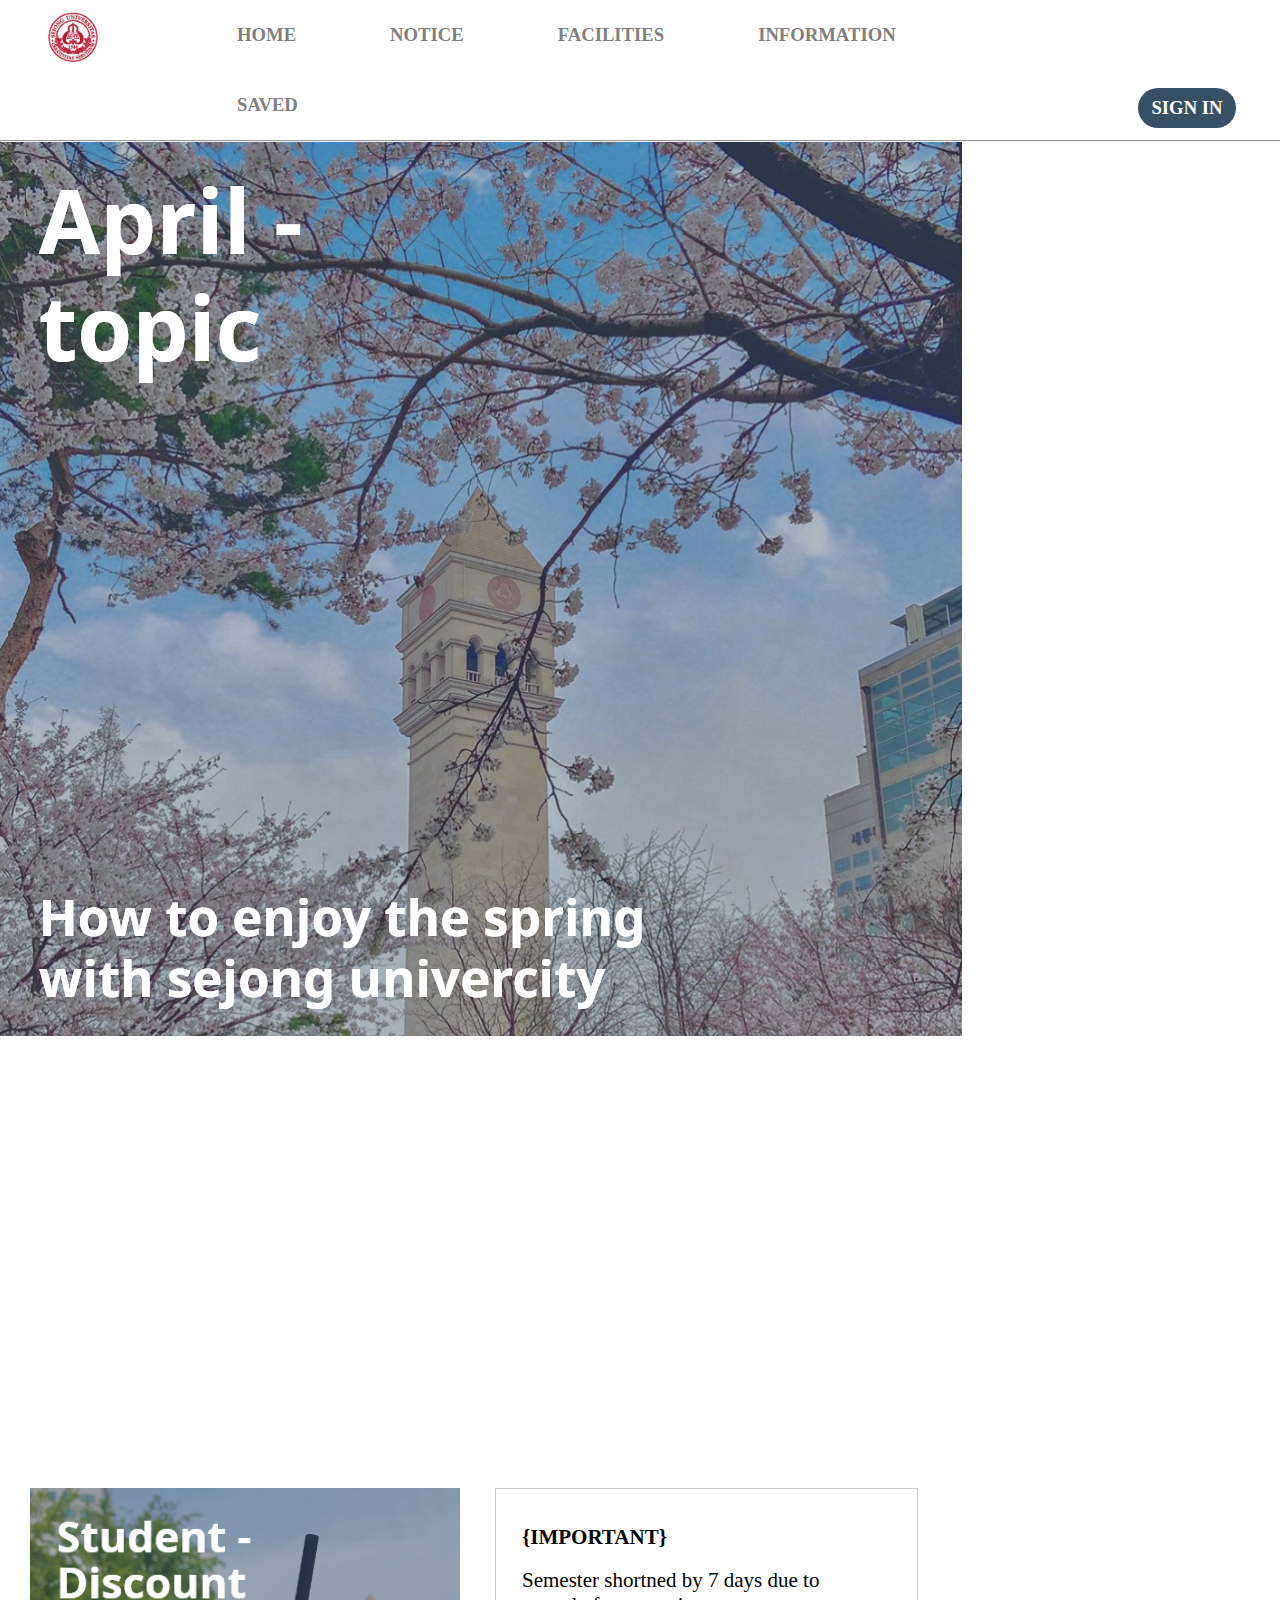
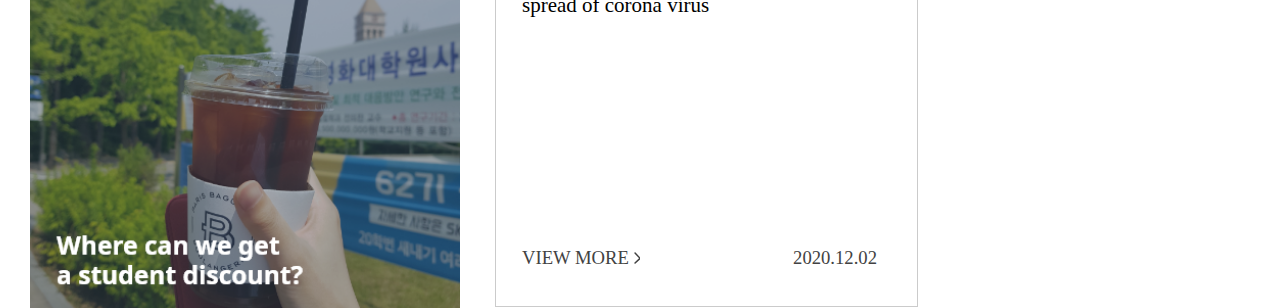
<file: index.html>
<!DOCTYPE html>
<html lang="ko">
  <head>
    <meta charset="UTF-8" />
    <meta name="viewport" content="width=device-width, initial-scale=1.0" />
    <link href="images/logo.ico" rel="shortcut icon" type="image/x-icon" />
    <link rel="stylesheet" href="stylesheet.css" />
    <title>Sejong</title>
  </head>

  <body>
    <header id="header">

      <div><img id="logo" src="images/logo.png" /></div>

      <div id="menu">
        <ul>
          <li class="menu_li"><a href="index.html">HOME</a></li>

          <li class="menu_li"><a href="notice.html">NOTICE</a></li>
  
          <li class="menu_li"><a href="facilities.html"> FACILITIES </a></li>
  
          <li class="menu_li"><a href="information.html">INFORMATION</a></li>
  
          <li class="menu_li">
            <a href="saved.html">SAVED</a>
  
            <ul id="nav">
              <li><a href="noticeSaved.html">NOTICE</a></li>
              <li><a href="facilitiesSaved.html">FACILITIES</a></li>
              <li><a href="informationSaved.html">INFORMATION</a></li>
            </ul>
  
          </li>
        </ul>
      </div>

      <div id="loginBt"><h3 id="b_login">SIGN IN</h3></div>
    </header>

    <hr />
    <div id="home_main">
      <img id="homeMainImg" src="images/home01.png">
    </div>

    <div id="map_main"></div>

    <div id="cardnews">
      <a href="information.html">
        <img id="homeCardnews" src="images/home02.png">
      </a>
    </div>

    <div id="homeNotice"> 
      <div id="homeNTilte">{IMPORTANT}</div>
      <div id="homeNarticle"> Semester shortned by 7 days due to spread of corona virus
      </div>
      <a href="notice.html">VIEW MORE
        <svg xmlns="http://www.w3.org/2000/svg" width="6.81" height="12.12" viewBox="0 0 6.81 12.12">
          <path id="패스_195" data-name="패스 195" d="M1594.269,993.409l5,5.294-5,4.706" transform="translate(-1593.209 -992.349)" fill="none" stroke="#424242" stroke-linecap="round" stroke-linejoin="round" stroke-width="1.5"/>
        </svg>
      </a>
      <div id="homeDate">
        2020.12.02
      </div>
    </div>

    <script
      type="text/javascript"
      src="//dapi.kakao.com/v2/maps/sdk.js?appkey=f0906080de8b4f813b522d46dbdc2649"
    ></script>
    <script type="text/javascript" src="script3.js"></script>

  </body>
</html>
</file>
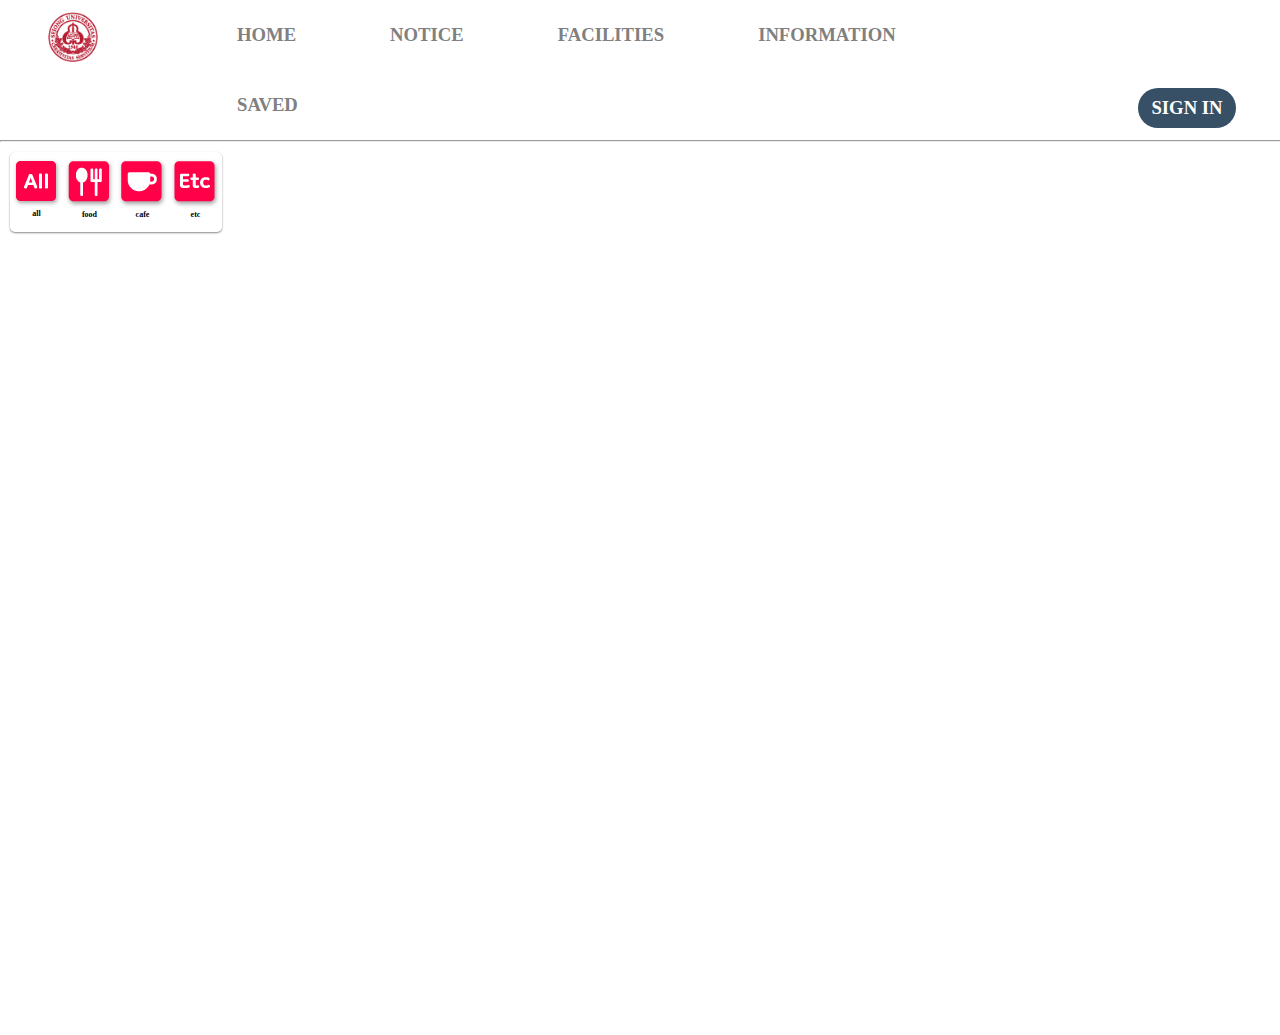
<file: facilities.html>
<!DOCTYPE html>
<html lang="ko">
  <head>
    <meta charset="UTF-8" />
    <meta name="viewport" content="width=device-width, initial-scale=1.0" />
    <link href="images/logo.ico" rel="shortcut icon" type="image/x-icon" />
    <link rel="stylesheet" href="stylesheet.css" />
    <title>Sejong</title>
  </head>

  <body>

    <header id="header">

      <div><img id="logo" src="images/logo.png" /></div>

      <div id="menu">
        <ul>
          <li class="menu_li"><a href="index.html">HOME</a></li>

          <li class="menu_li"><a href="notice.html">NOTICE</a></li>
  
          <li class="menu_li"><a href="facilities.html"> FACILITIES </a></li>
  
          <li class="menu_li"><a href="information.html">INFORMATION</a></li>
  
          <li class="menu_li">
            <a href="saved.html">SAVED</a>
  
            <ul id="nav">
              <li><a href="noticeSaved.html">NOTICE</a></li>
              <li><a href="facilitiesSaved.html">FACILITIES</a></li>
              <li><a href="informationSaved.html">INFORMATION</a></li>
            </ul>
  
          </li>
        </ul>
      </div>

      <div id="loginBt"><h3 id="b_login">SIGN IN</h3></div>
    </header>

    <hr />

    <div id="mapwrap"> 
      <!-- 지도가 표시될 div -->
      <div id="map"></div>
      <!-- 지도 위에 표시될 마커 카테고리 -->
      <div class="category">
          <ul>
            <li id="allMenu" onclick="changeMarker('all')">
              <div>
                <img id="all_on" class='off' src="images/icon_a_1.png" />
                <img id="all_off" class='on' src="images/icon_a_2.png" />
              </div>
              all
            </li>
            <li id="foodMenu" onclick="changeMarker('food')">
              <div>
                <img id="food_on" class='off' src="images/icon_f_1.png" />
                <img id="food_off" class='on' src="images/icon_f_2.png" />
              </div>
              food
            </li>
            <li id="cafeMenu" onclick="changeMarker('cafe')">
              <div>
                <img id="cafe_on" class='off' src="images/icon_c_1.png" />
                <img id="cafe_off" class='on' src="images/icon_c_2.png" />
              </div>
              cafe
            </li>
            <li id="etcMenu" onclick="changeMarker('etc')">
              <div>
                <img id="etc_on" class='off' src="images/icon_e_1.png" />
                <img id="etc_off" class='on' src="images/icon_e_2.png" />
              </div>
              etc
            </li>
          </ul>
      </div>
  </div>
    

    <script
      type="text/javascript"
      src="//dapi.kakao.com/v2/maps/sdk.js?appkey=f0906080de8b4f813b522d46dbdc2649"
    ></script>
    <script type="text/javascript" src="script.js"></script>

  </body>
</html>
</file>
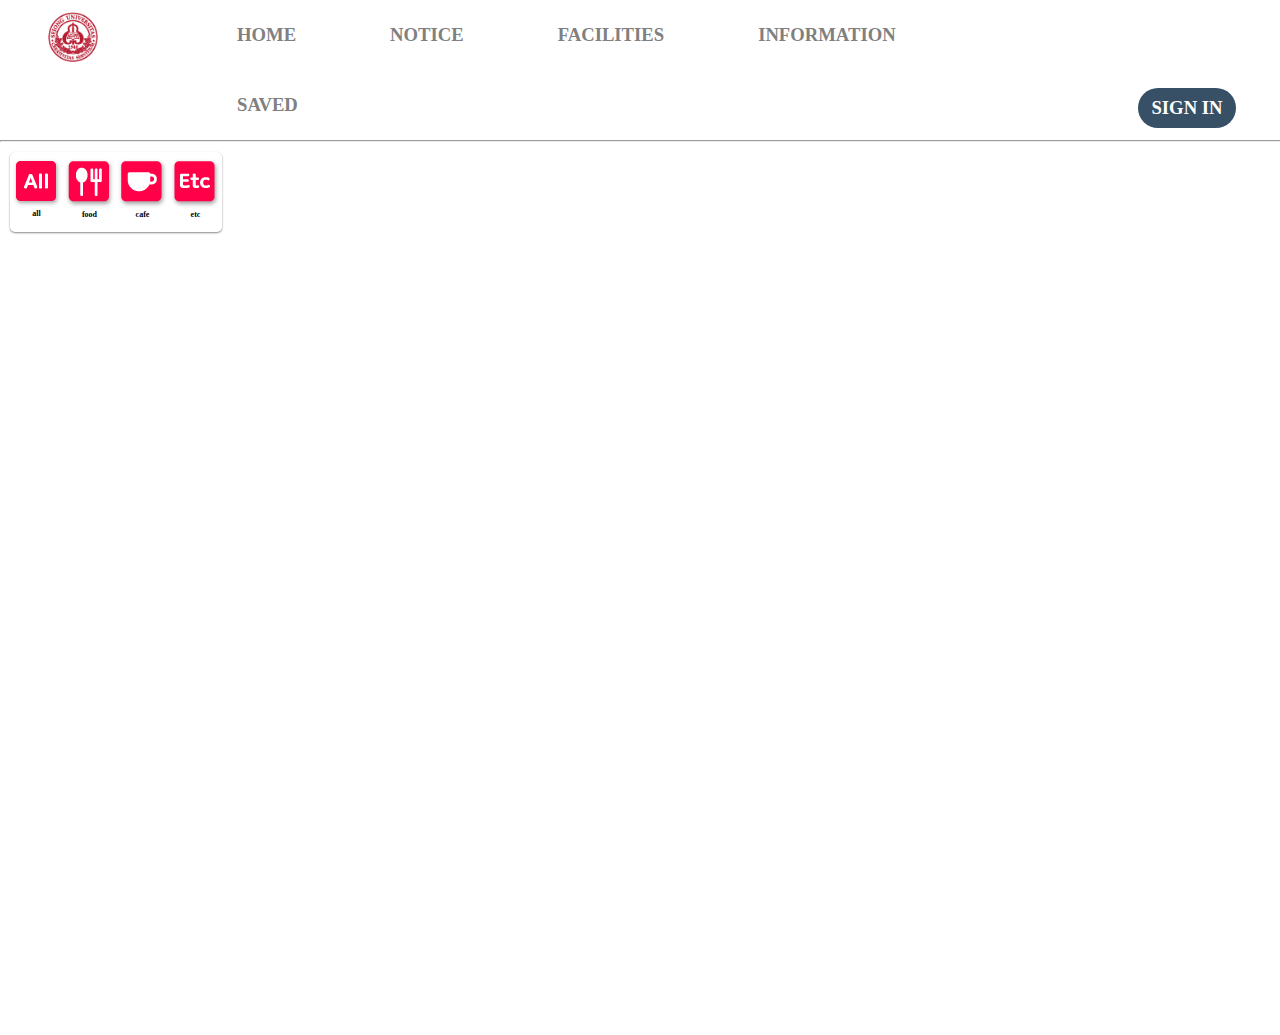
<file: facilitiesSaved.html>
<!DOCTYPE html>
<html lang="ko">
  <head>
    <meta charset="UTF-8" />
    <meta name="viewport" content="width=device-width, initial-scale=1.0" />
    <link href="images/logo.ico" rel="shortcut icon" type="image/x-icon" />
    <link rel="stylesheet" href="stylesheet.css" />
    <title>Sejong</title>
  </head>
  <body>
    <script type="text/javascript" src="script.js"></script>

    <header id="header">

      <div><img id="logo" src="images/logo.png" /></div>

      <div id="menu">
        <ul>
          <li class="menu_li"><a href="index.html">HOME</a></li>

          <li class="menu_li"><a href="notice.html">NOTICE</a></li>
  
          <li class="menu_li"><a href="facilities.html"> FACILITIES </a></li>
  
          <li class="menu_li"><a href="information.html">INFORMATION</a></li>
  
          <li class="menu_li">
            <a href="saved.html">SAVED</a>
  
            <ul id="nav">
              <li><a href="noticeSaved.html">NOTICE</a></li>
              <li><a href="facilitiesSaved.html">FACILITIES</a></li>
              <li><a href="informationSaved.html">INFORMATION</a></li>
            </ul>
  
          </li>
        </ul>
      </div>

      <div id="loginBt"><h3 id="b_login">SIGN IN</h3></div>
    </header>

    <hr />

    <div id="mapwrap"> 
      <!-- 지도가 표시될 div -->
      <div id="map"></div>
      <!-- 지도 위에 표시될 마커 카테고리 -->
      <div class="category">
          <ul>
            <li id="allMenu" onclick="changeMarker('all')">
              <div>
                <img id="all_on" class='off' src="images/icon_a_1.png" />
                <img id="all_off" class='on' src="images/icon_a_2.png" />
              </div>
              all
            </li>
            <li id="foodMenu" onclick="changeMarker('food')">
              <div>
                <img id="food_on" class='off' src="images/icon_f_1.png" />
                <img id="food_off" class='on' src="images/icon_f_2.png" />
              </div>
              food
            </li>
            <li id="cafeMenu" onclick="changeMarker('cafe')">
              <div>
                <img id="cafe_on" class='off' src="images/icon_c_1.png" />
                <img id="cafe_off" class='on' src="images/icon_c_2.png" />
              </div>
              cafe
            </li>
            <li id="etcMenu" onclick="changeMarker('etc')">
              <div>
                <img id="etc_on" class='off' src="images/icon_e_1.png" />
                <img id="etc_off" class='on' src="images/icon_e_2.png" />
              </div>
              etc
            </li>
          </ul>
      </div>
  </div>

    <script
      type="text/javascript"
      src="//dapi.kakao.com/v2/maps/sdk.js?appkey=f0906080de8b4f813b522d46dbdc2649"
    ></script>
    <script type="text/javascript" src="script5.js"></script>

  </body>
</html>
</file>
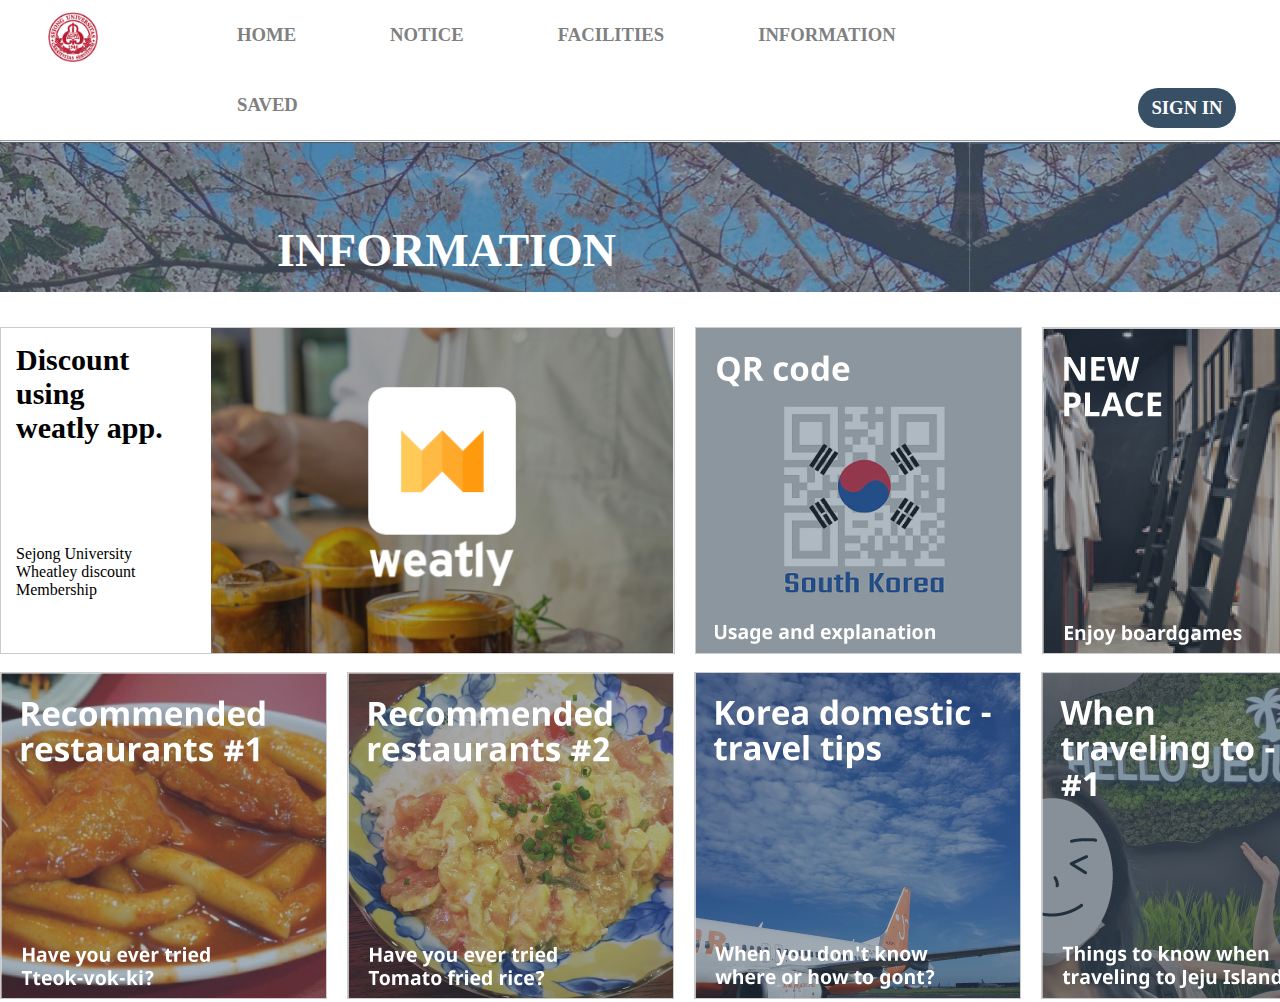
<file: information.html>
<!DOCTYPE html>
<html lang="ko">
  <head>
    <meta charset="UTF-8" />
    <meta name="viewport" content="width=device-width, initial-scale=1.0" />
    <link href="images/logo.ico" rel="shortcut icon" type="image/x-icon" />
    <link rel="stylesheet" href="stylesheet.css" />
    <title>Sejong</title>
  </head>
  <body>
    <script type="text/javascript" src="script.js"></script>

    <header id="header">

      <div><img id="logo" src="images/logo.png" /></div>

      <div id="menu">
        <ul>
          <li class="menu_li"><a href="index.html">HOME</a></li>

          <li class="menu_li"><a href="notice.html">NOTICE</a></li>
  
          <li class="menu_li"><a href="facilities.html"> FACILITIES </a></li>
  
          <li class="menu_li"><a href="information.html">INFORMATION</a></li>
  
          <li class="menu_li">
            <a href="saved.html">SAVED</a>
  
            <ul id="nav">
              <li><a href="noticeSaved.html">NOTICE</a></li>
              <li><a href="facilitiesSaved.html">FACILITIES</a></li>
              <li><a href="informationSaved.html">INFORMATION</a></li>
            </ul>
  
          </li>
        </ul>
      </div>

      <div id="loginBt"><h3 id="b_login">SIGN IN</h3></div>
    </header>

    <hr />
    <div>
      <div id="infoHeader">
        <h1>INFORMATION</h1>
      </div>

      <div id="infoBox">

        <div id="infoboxTop">

          <a href="informationDetail1.html">

          <div id="infoMainBox">
            <h1>Discount <br>
              using <br>
              weatly app.
            </h1>

            <div id="imbPhoto">
              <img src="images/info_01.png">
            </div>

            <h3>Sejong University <br>
              Wheatley discount <br>
              Membership
            </h3>
          </div>
          </a>

          <a href="informationDetail2.html">
          <div id="infoSubBox1">
          </div>
        </a>
          
        <a href="informationDetail3.html">
          <div id="infoSubBox2">
          </div>
        </a>
  
        </div>

        <div id="infoboxBottom">
        
          <a href="informationDetail4.html">
          <div id="infoSubBox3">
          </div>
        </a>
          
          <div id="infoSubBox4">
          </div>
  
          <div id="infoSubBox5">
          </div>
          
          <div id="infoSubBox6">
          </div>

        </div>

      </div>
    </div>

  </body>
</html>
</file>
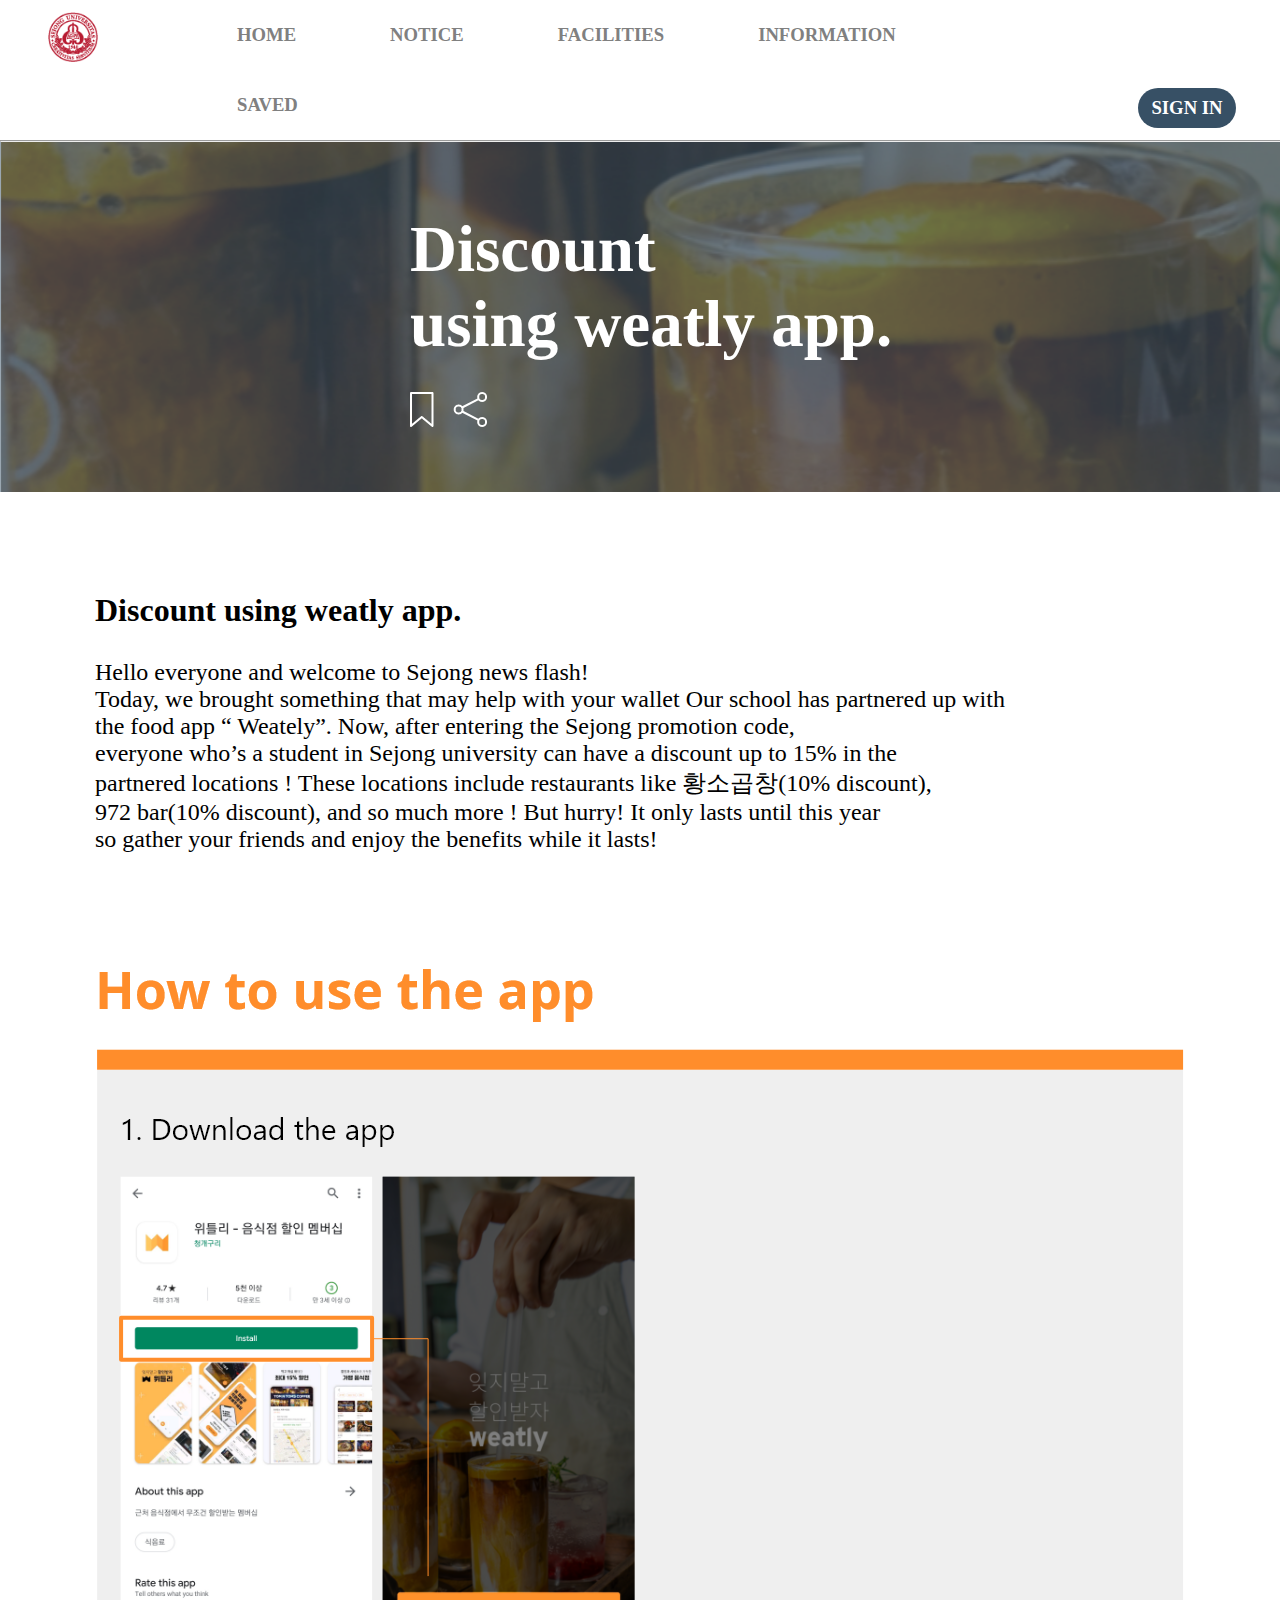
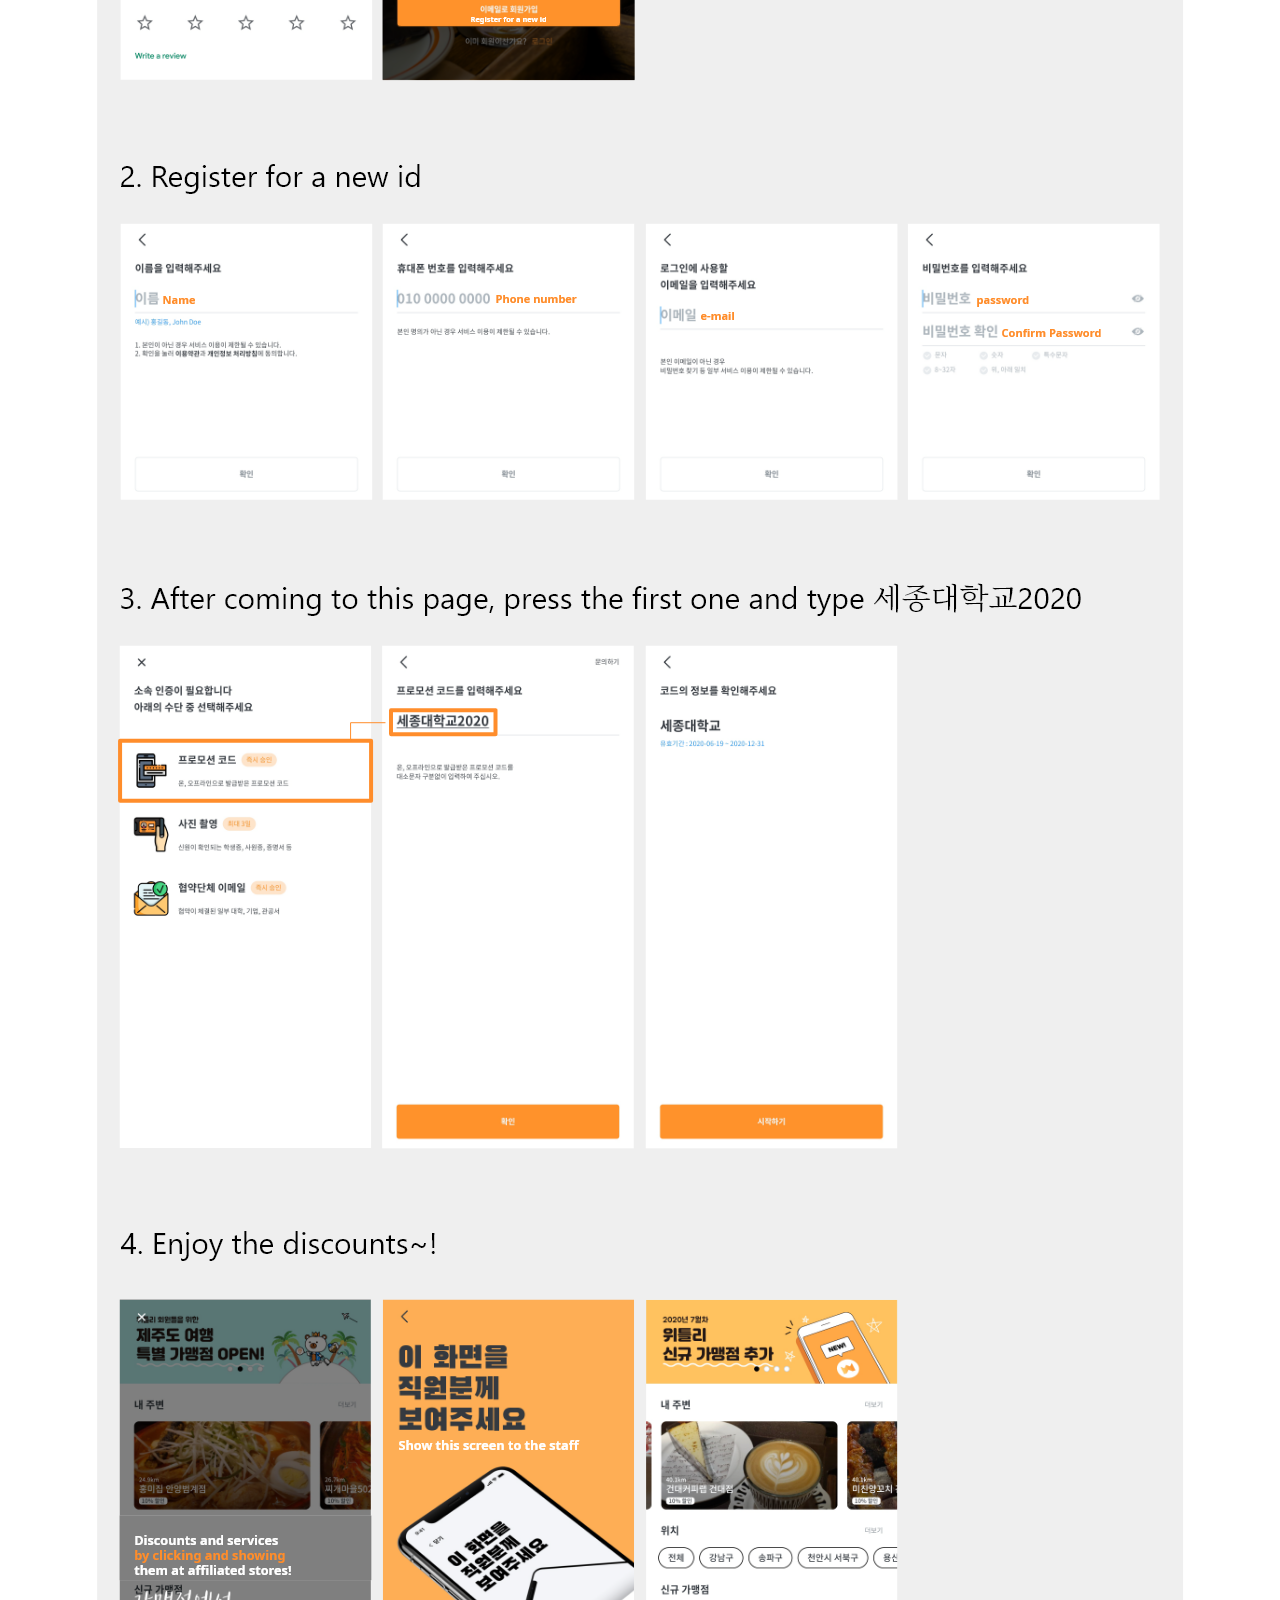
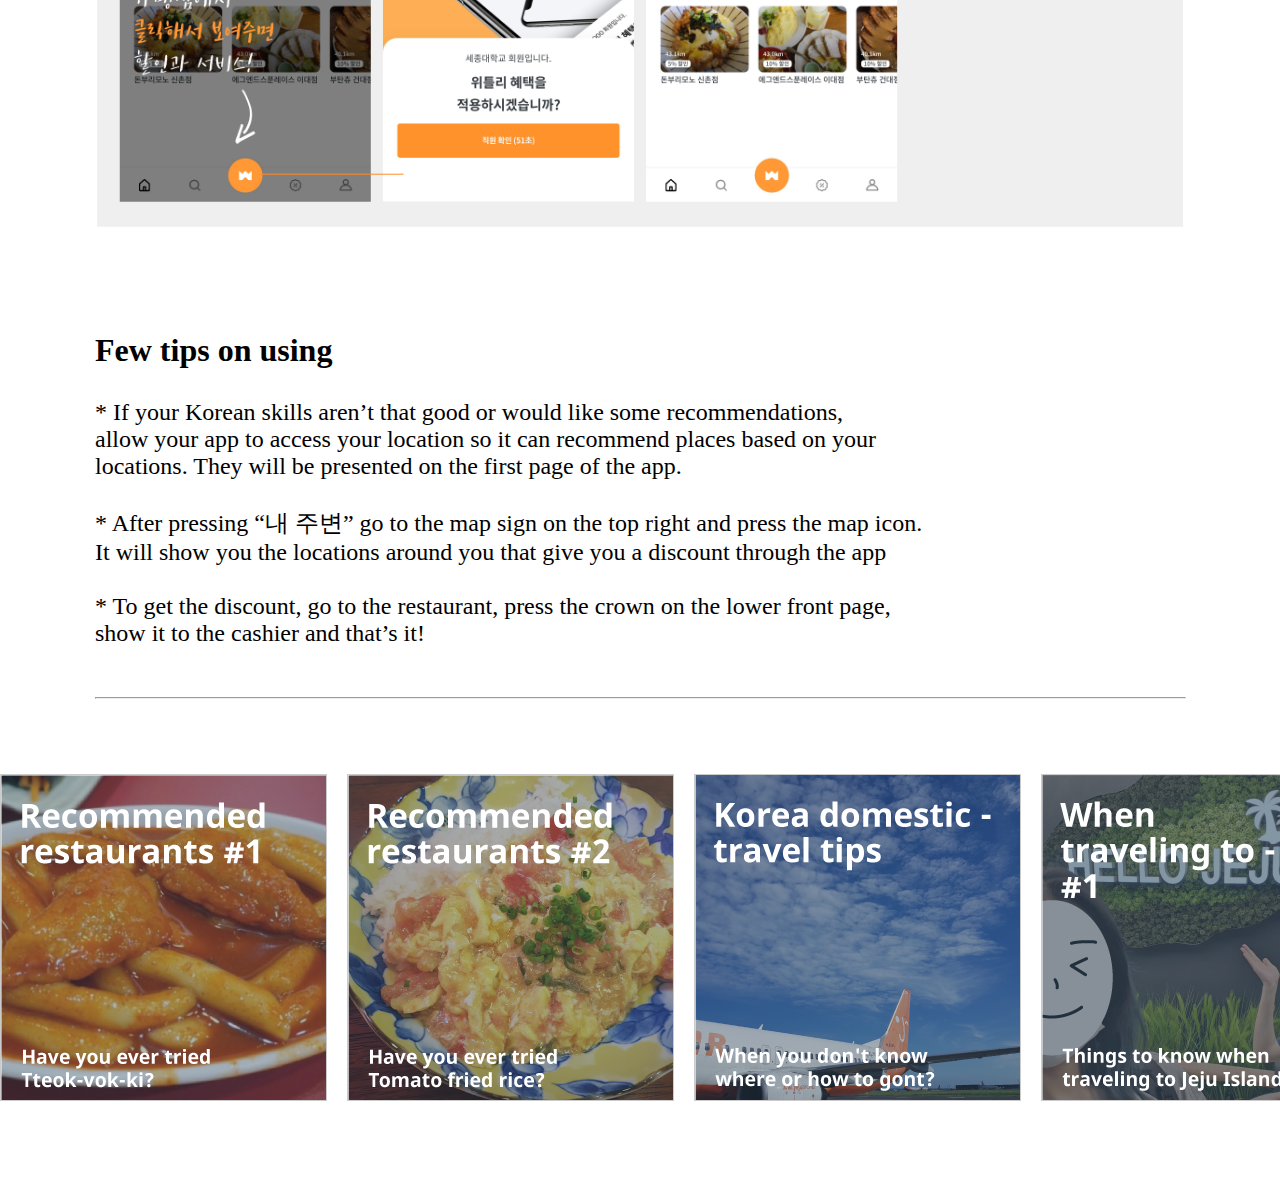
<file: informationDetail1.html>
<!DOCTYPE html>
<html lang="ko">
  <head>
    <meta charset="UTF-8" />
    <meta name="viewport" content="width=device-width, initial-scale=1.0" />
    <link href="images/logo.ico" rel="shortcut icon" type="image/x-icon" />
    <link rel="stylesheet" href="stylesheet.css" />
    <title>Sejong</title>
  </head>
  <body>
    <script type="text/javascript" src="script.js"></script>

    <header id="header">

      <div><img id="logo" src="images/logo.png" /></div>

      <div id="menu">
        <ul>
          <li class="menu_li"><a href="index.html">HOME</a></li>

          <li class="menu_li"><a href="notice.html">NOTICE</a></li>
  
          <li class="menu_li"><a href="facilities.html"> FACILITIES </a></li>
  
          <li class="menu_li"><a href="information.html">INFORMATION</a></li>
  
          <li class="menu_li">
            <a href="saved.html">SAVED</a>
  
            <ul id="nav">
              <li><a href="noticeSaved.html">NOTICE</a></li>
              <li><a href="facilitiesSaved.html">FACILITIES</a></li>
              <li><a href="informationSaved.html">INFORMATION</a></li>
            </ul>
  
          </li>
        </ul>
      </div>

      <div id="loginBt"><h3 id="b_login">SIGN IN</h3></div>
    </header>

    <hr />

    <div id="infoDetailHeader">
      <h1>
        Discount <br>
        using weatly app.
      </h1>
      <img src="images/icon_bs.png">
    </div>

    <div id="infoDetailArticle">
      <h3>Discount using weatly app.</h3>

      <p>
        Hello everyone and welcome to Sejong news flash! <br>
        Today, we brought something that may help with your wallet Our school has partnered up with<br>
        the food app “ Weately”. Now, after entering the Sejong promotion code, <br> 
        everyone who’s a student in Sejong university can have a discount up to 15% in the <br> 
        partnered locations ! These locations include restaurants like 황소곱창(10% discount),<br>
        972 bar(10% discount), and so much more ! But hurry! It only lasts until this year <br>
        so gather your friends and enjoy the benefits while it lasts!
      </p>
      <img src="images/infoDetail.png">

      <h3>Few tips on using</h3>

      <p>
        * If your Korean skills aren’t that good or would like some recommendations, <br>
        allow your app to access your location so it can recommend places based on your <br>
        locations. They will be presented on the first page of the app.<br>
        <br>
        * After pressing “내 주변” go to the map sign on the top right and press the map icon. <br>
        It will show you the locations around you that give you a discount through the app<br>
        <br>
        * To get the discount, go to the restaurant, press the crown on the lower front page, <br>
        show it to the cashier and that’s it! <br>
      </p>

      <hr />

    </div>
    
    <div id="infoDetailBoxBottom">
        
      <div id="infoSubBox3">
      </div>
      
      <div id="infoSubBox4">
      </div>

      <div id="infoSubBox5">
      </div>
      
      <div id="infoSubBox6">
      </div>
    </div>

  </body>
</html>
</file>
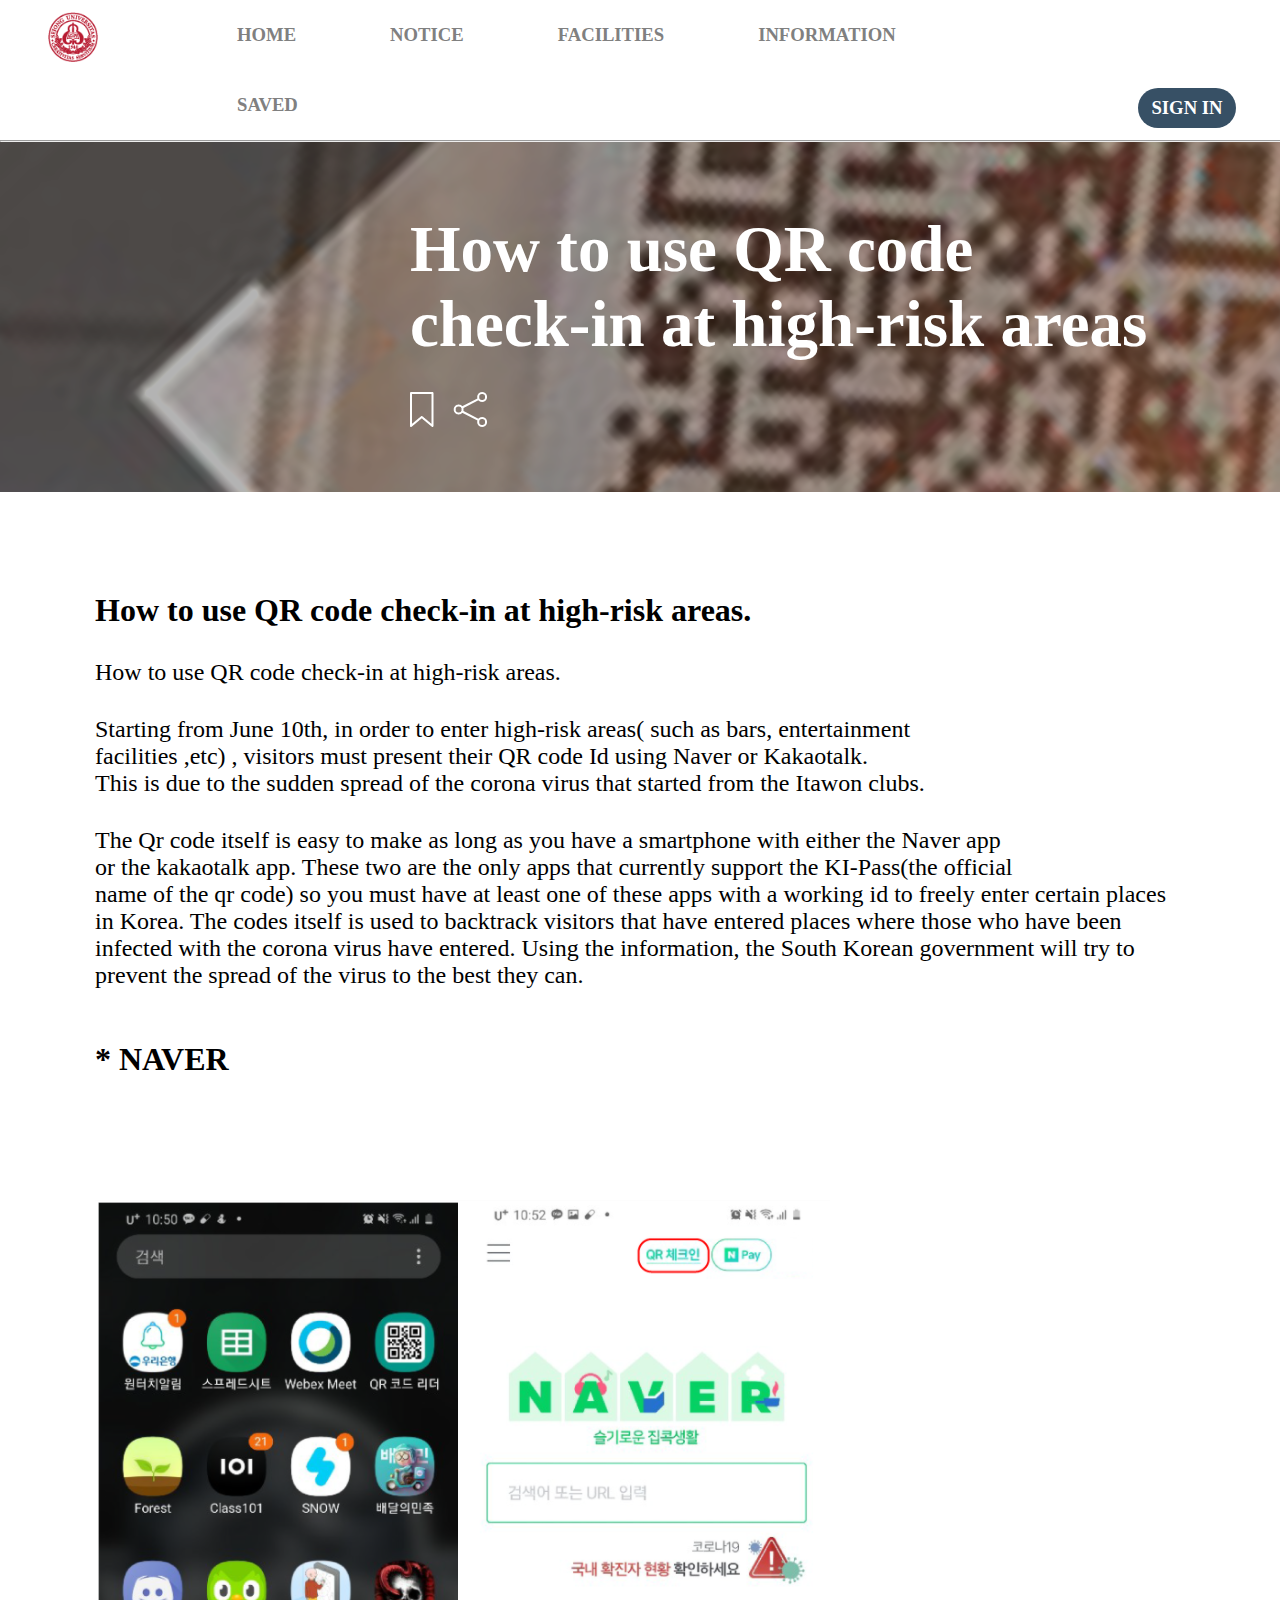
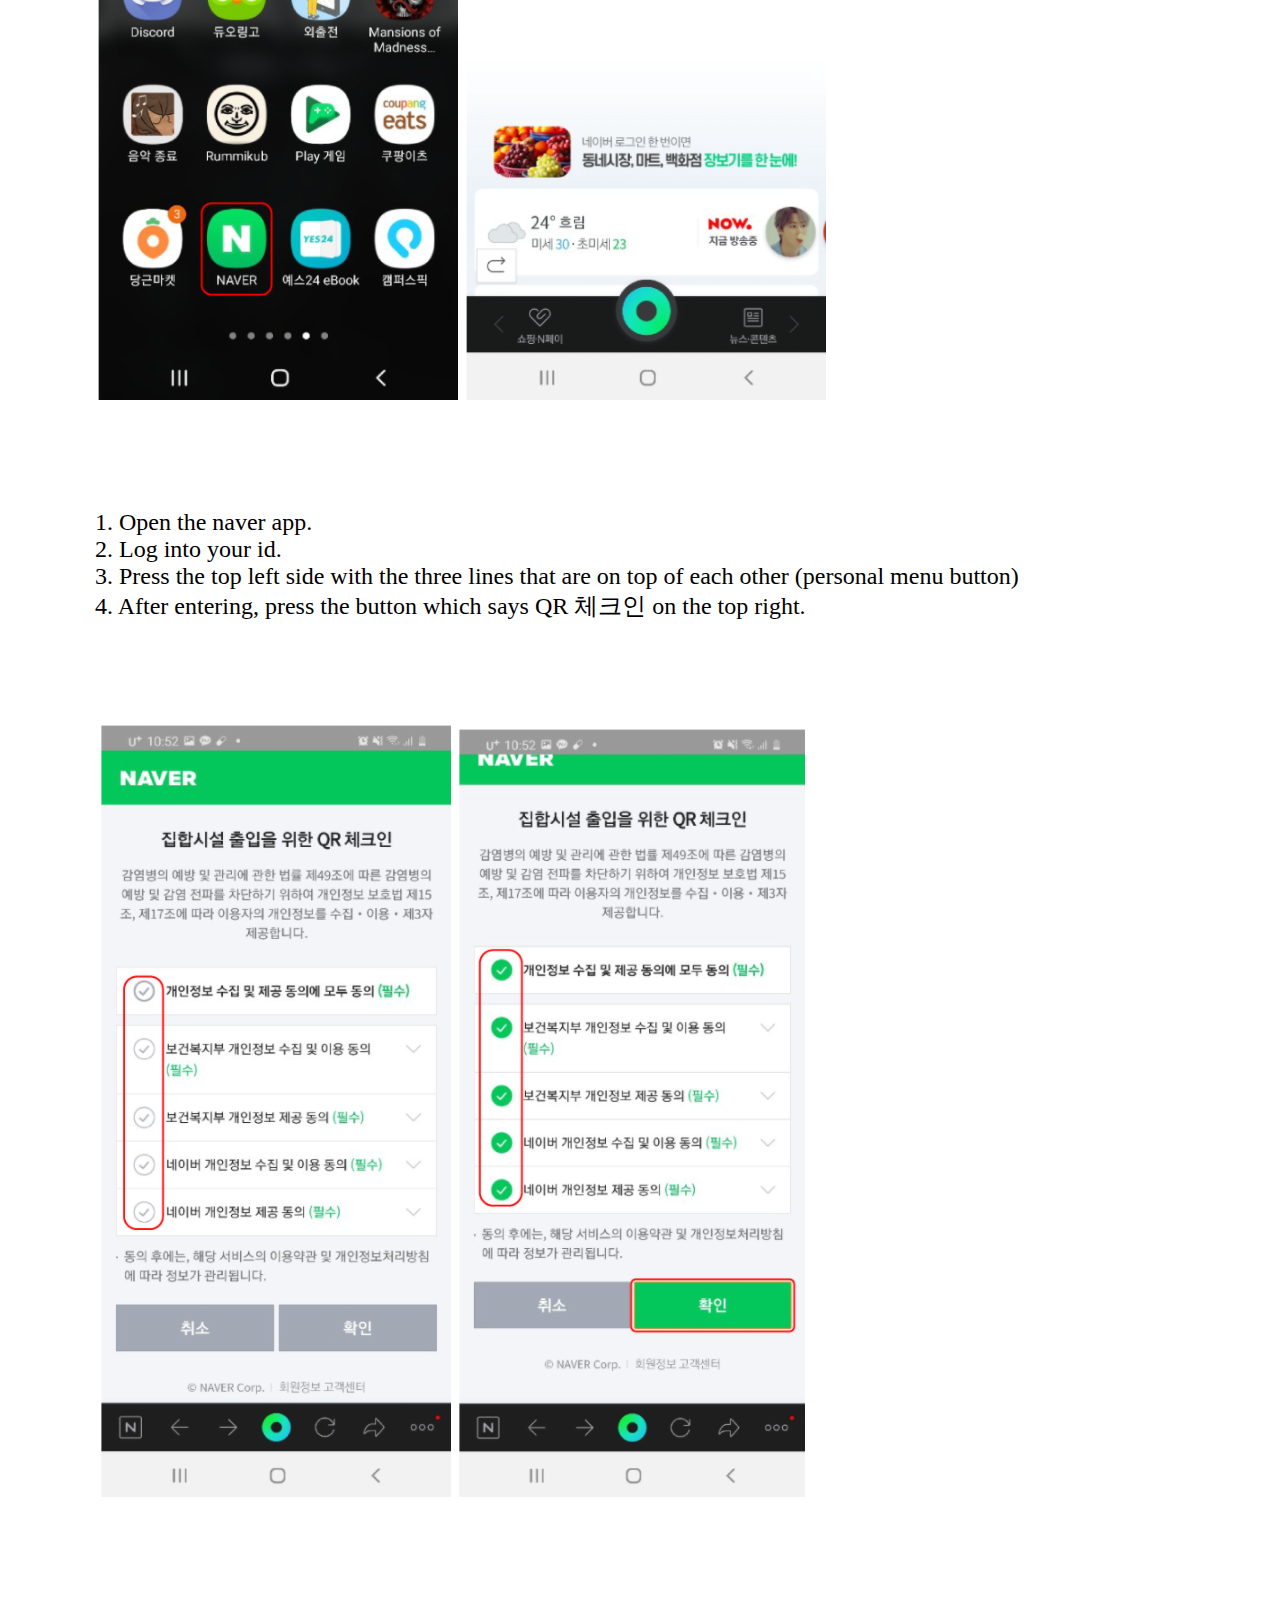
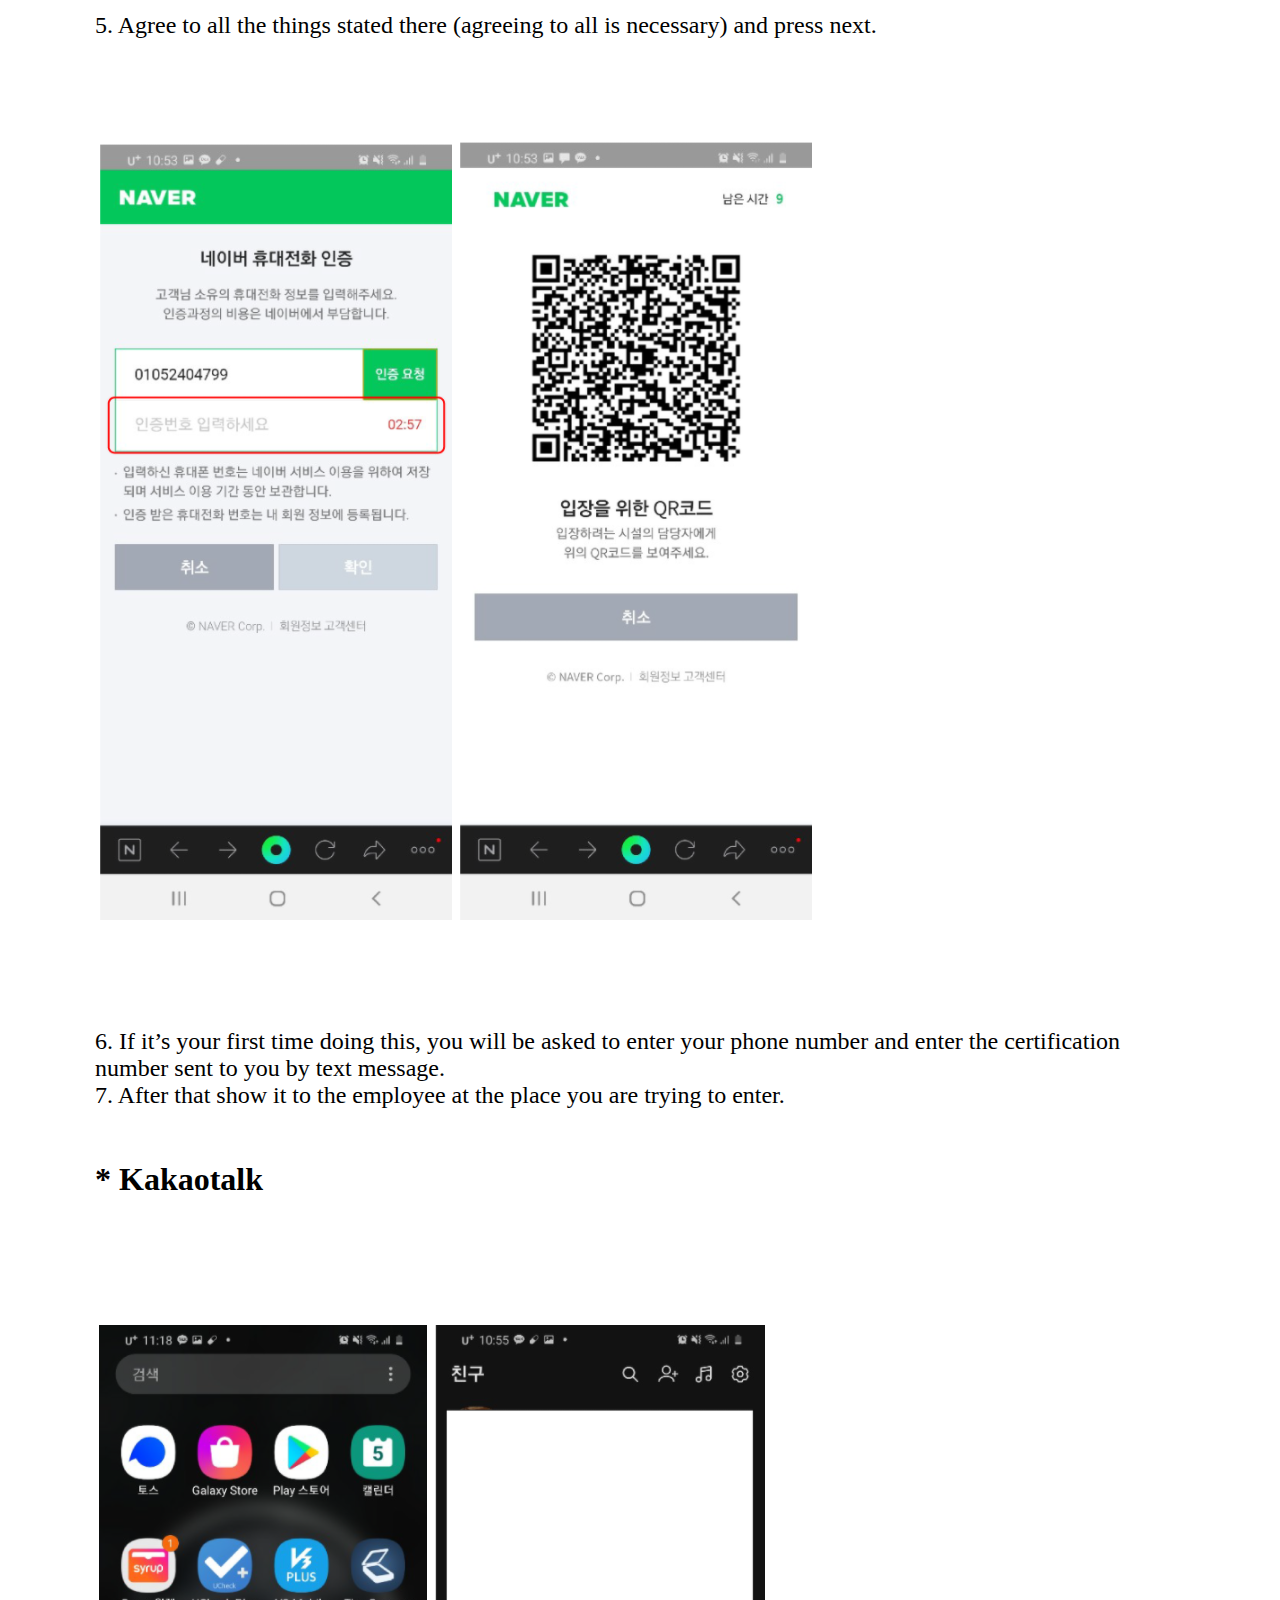
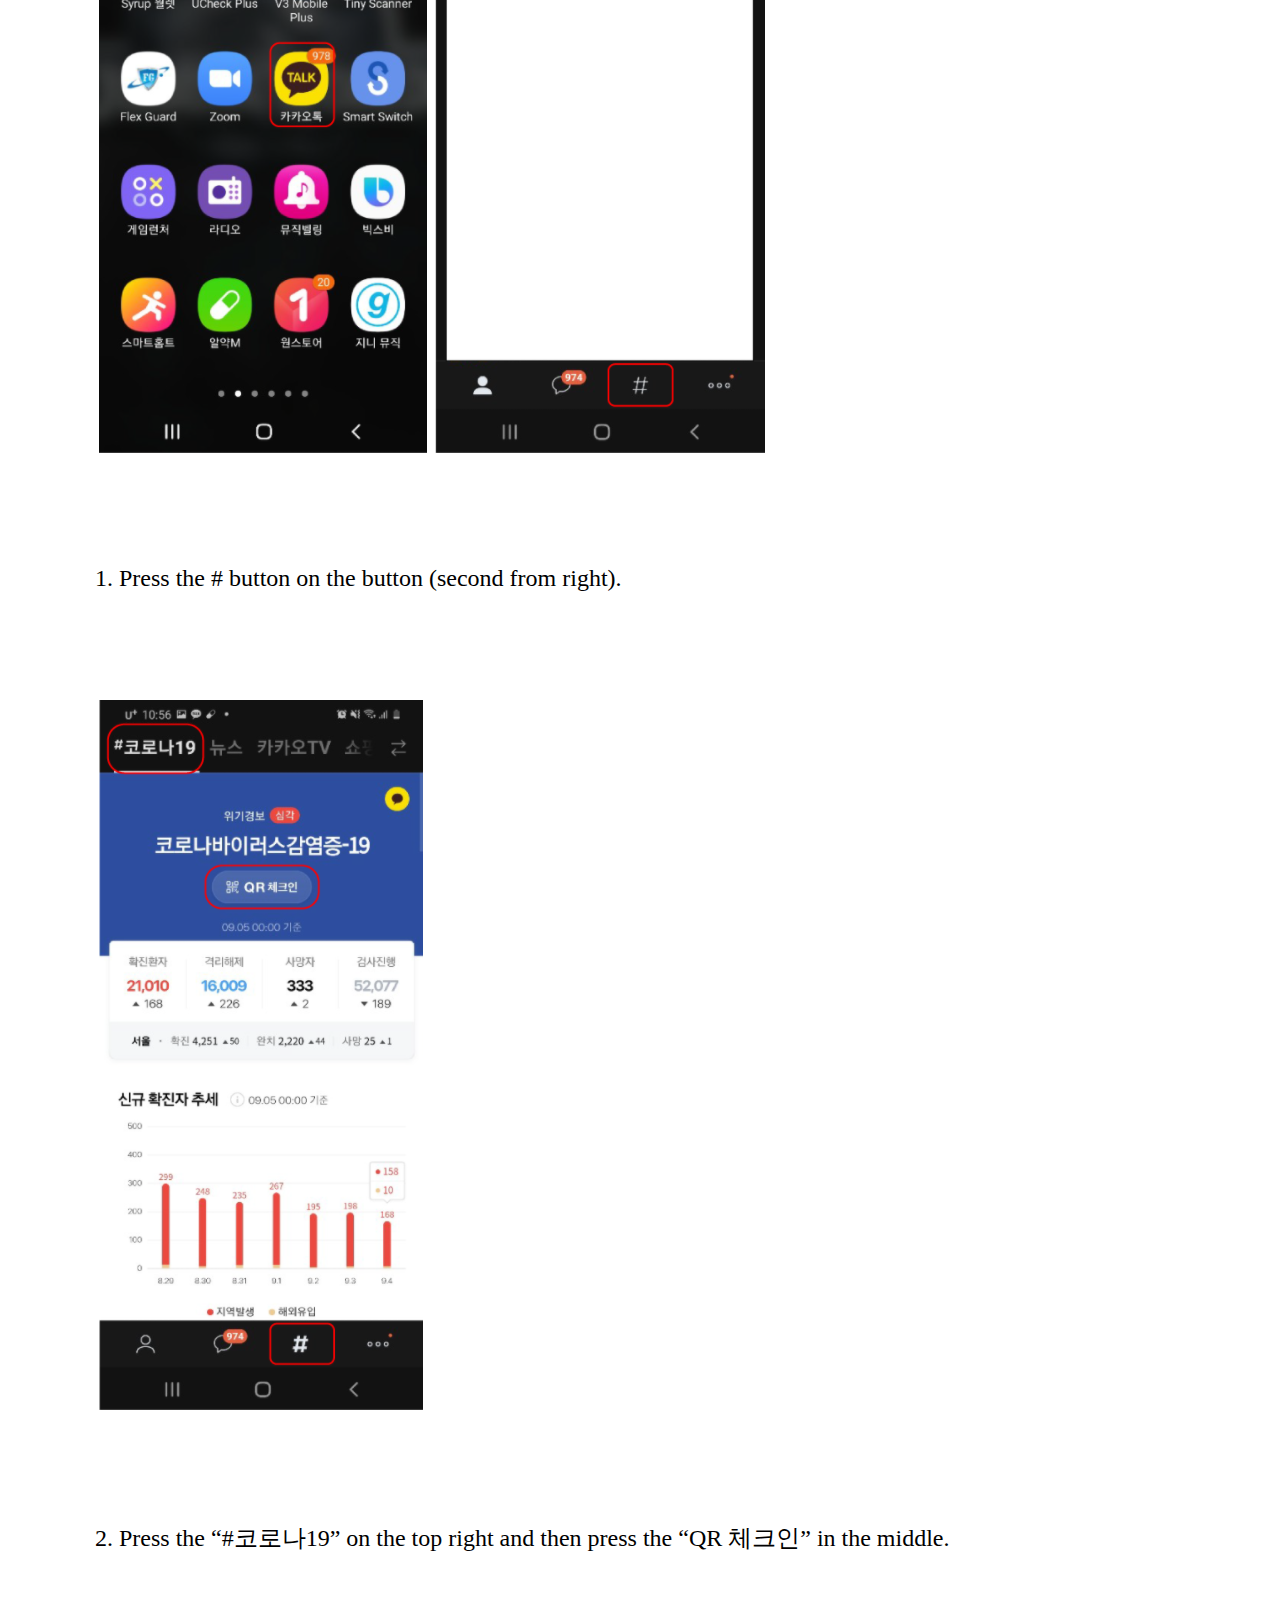
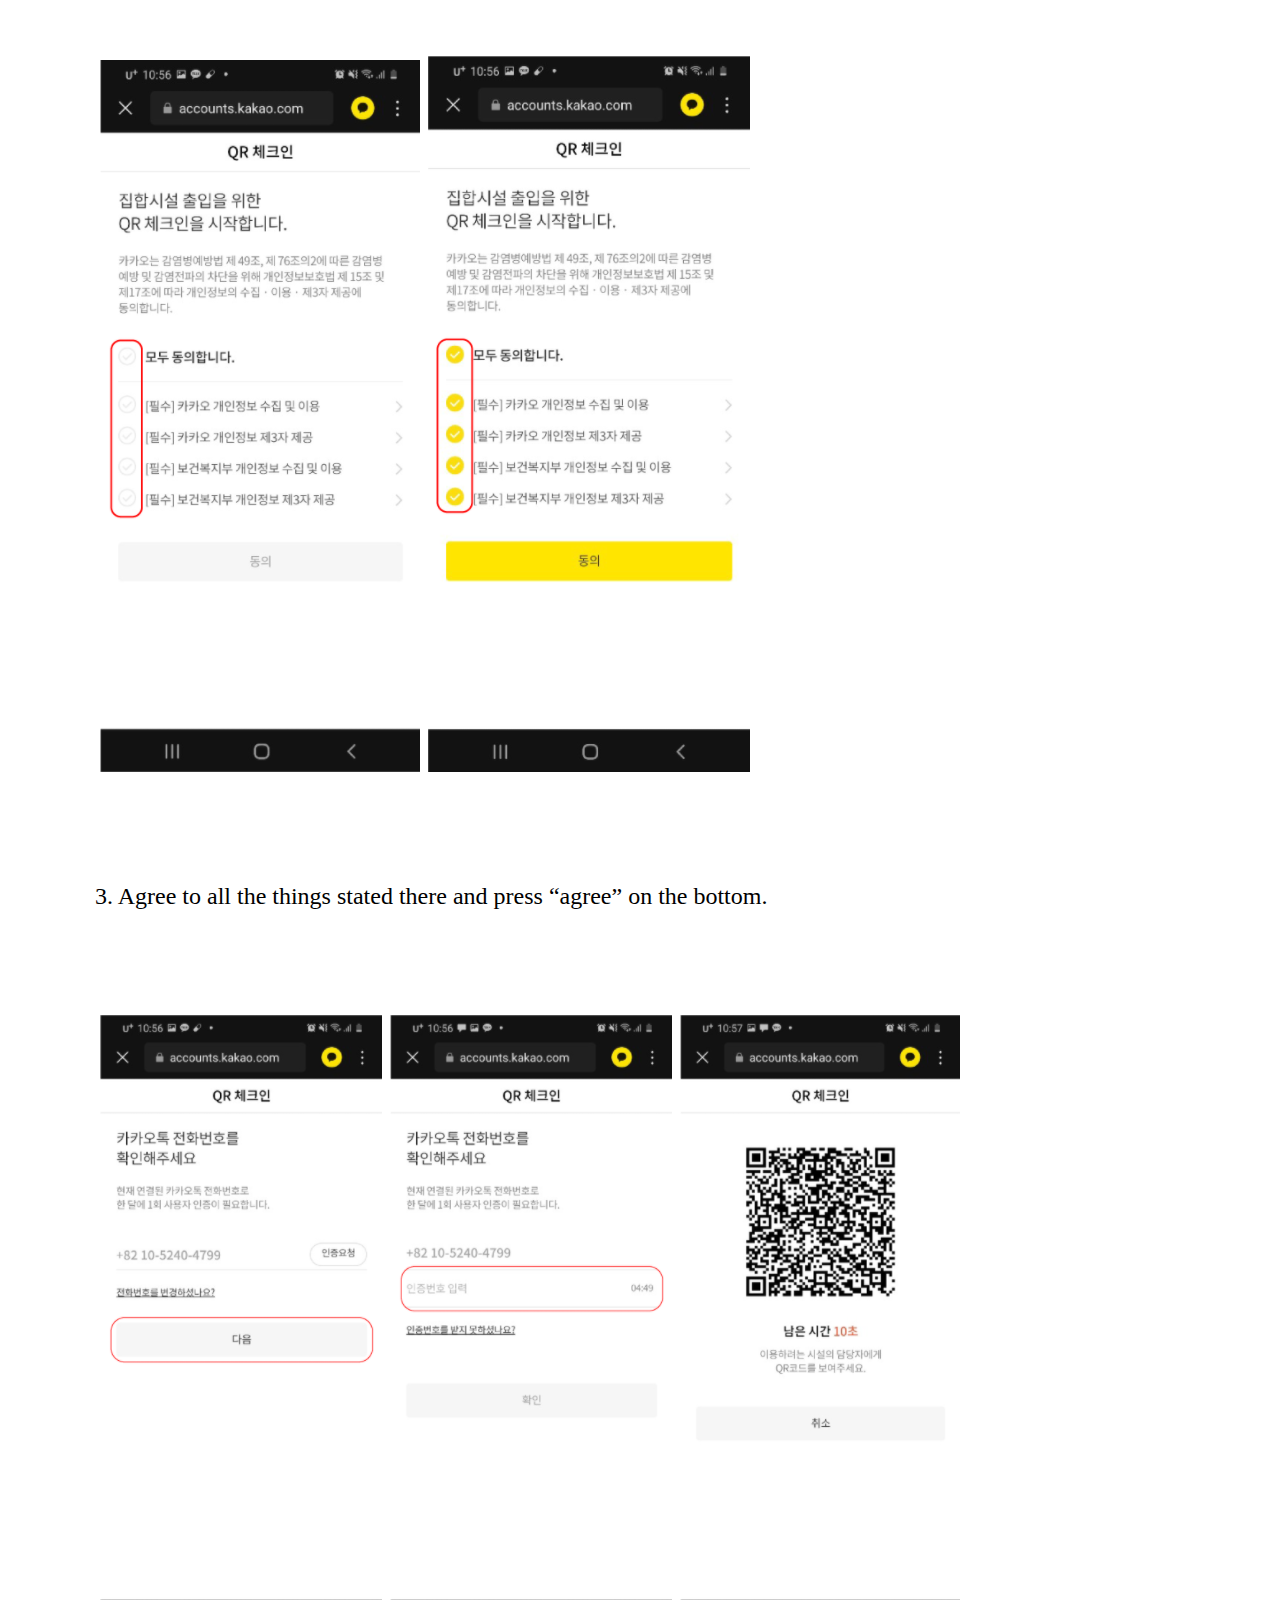
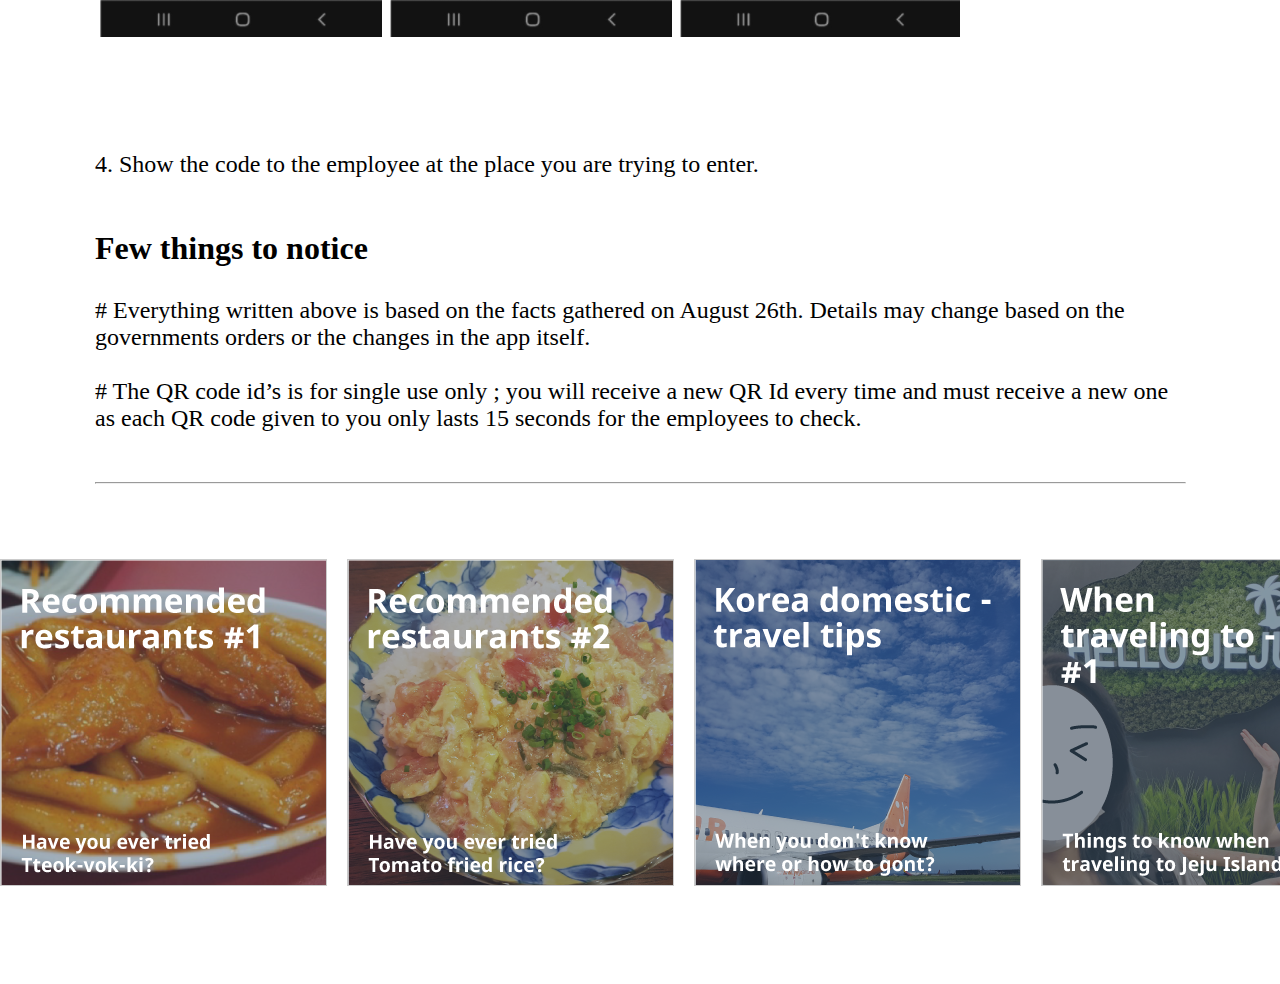
<file: informationDetail2.html>
<!DOCTYPE html>
<html lang="ko">
  <head>
    <meta charset="UTF-8" />
    <meta name="viewport" content="width=device-width, initial-scale=1.0" />
    <link href="images/logo.ico" rel="shortcut icon" type="image/x-icon" />
    <link rel="stylesheet" href="stylesheet.css" />
    <title>Sejong</title>
  </head>
  <body>
    <script type="text/javascript" src="script.js"></script>

    <header id="header">

      <div><img id="logo" src="images/logo.png" /></div>

      <div id="menu">
        <ul>
          <li class="menu_li"><a href="index.html">HOME</a></li>

          <li class="menu_li"><a href="notice.html">NOTICE</a></li>
  
          <li class="menu_li"><a href="facilities.html"> FACILITIES </a></li>
  
          <li class="menu_li"><a href="information.html">INFORMATION</a></li>
  
          <li class="menu_li">
            <a href="saved.html">SAVED</a>
  
            <ul id="nav">
              <li><a href="noticeSaved.html">NOTICE</a></li>
              <li><a href="facilitiesSaved.html">FACILITIES</a></li>
              <li><a href="informationSaved.html">INFORMATION</a></li>
            </ul>
  
          </li>
        </ul>
      </div>

      <div id="loginBt"><h3 id="b_login">SIGN IN</h3></div>
    </header>

    <hr />

    <div id="infoDetailHeader2">
      <h1>
        How to use QR code<br>
        check-in at high-risk areas
      </h1>
      <img src="images/icon_bs.png">
    </div>

    <div id="infoDetailArticle">
      <h3>How to use QR code check-in at high-risk areas.</h3>

      <p>
        How to use QR code check-in at high-risk areas.
      </p>
      <p>
        Starting from June 10th, in order to enter high-risk areas( such as bars, entertainment<Br>
        facilities ,etc) , visitors must present their QR code Id using Naver or Kakaotalk.<Br>
        This is due to the sudden spread of the corona virus that started from the Itawon clubs.<Br>
      </p>
      <p>
        The Qr code itself is easy to make as long as you have a smartphone with either the Naver app<Br> or the kakaotalk app. These two are the only apps that currently support the KI-Pass(the official<Br>
        name of the qr code) so you must have at least one of these apps with a working id to freely enter certain places in Korea. The codes itself is used to backtrack visitors that have entered places where those who have been infected with the corona virus have entered. Using the information, the South Korean government will try to prevent the spread of the virus to the best they can.
      </p>
      <br/>
      <h3>* NAVER</h3>
      <br/>
      <img src="images/naver1.PNG">
      <p>
        1. Open the naver app. <br/>
        2. Log into your id. <br />
        3. Press the top left side with the three lines that are on top of each other (personal menu button)<br/>
        4. After entering, press the button which says QR 체크인 on the top right.
      </p>
      <img src="images/naver2.PNG">
      <p>
        5. Agree to all the things stated there (agreeing to all is necessary) and press next.
      </p>
      <img src="images/naver3.PNG">
      <p>
        6. If it’s your first time doing this, you will be asked to enter your phone number and enter the certification number sent to you by text message.<br />
        7. After that show it to the employee at the place you are trying to enter.
      </p>
      <br/>
      <h3>* Kakaotalk</h3>
      <br/>
      <img src="images/kakao1.PNG">
      <p>
        1. Press the # button on the button (second from right).
      </p>
      <img src="images/kakao2.PNG">
      <p>
        2. Press the “#코로나19” on the top right and then press the “QR 체크인” in the middle.
      </p>
      <img src="images/kakao3.PNG">
      <p>
        3. Agree to all the things stated there and press “agree” on the bottom.
      </p>
      <img src="images/kakao4.PNG">
      <p>
        4. Show the code to the employee at the place you are trying to enter.
      </p>
      <br/>
      <h3>Few things to notice</h3>

      <p>
        
          # Everything written above is based on the facts gathered on August 26th. Details may change based on the governments orders or the changes in the app itself.<Br>
            <br/>
          # The QR code id’s is for single use only ; you will receive a new QR Id every time and must receive a new one as each QR code given to you only lasts 15 seconds for the employees to check.
          
      </p>

      <hr />

    </div>
    
    <div id="infoDetailBoxBottom">
        
      <div id="infoSubBox3">
      </div>
      
      <div id="infoSubBox4">
      </div>

      <div id="infoSubBox5">
      </div>
      
      <div id="infoSubBox6">
      </div>
    </div>

  </body>
</html>
</file>
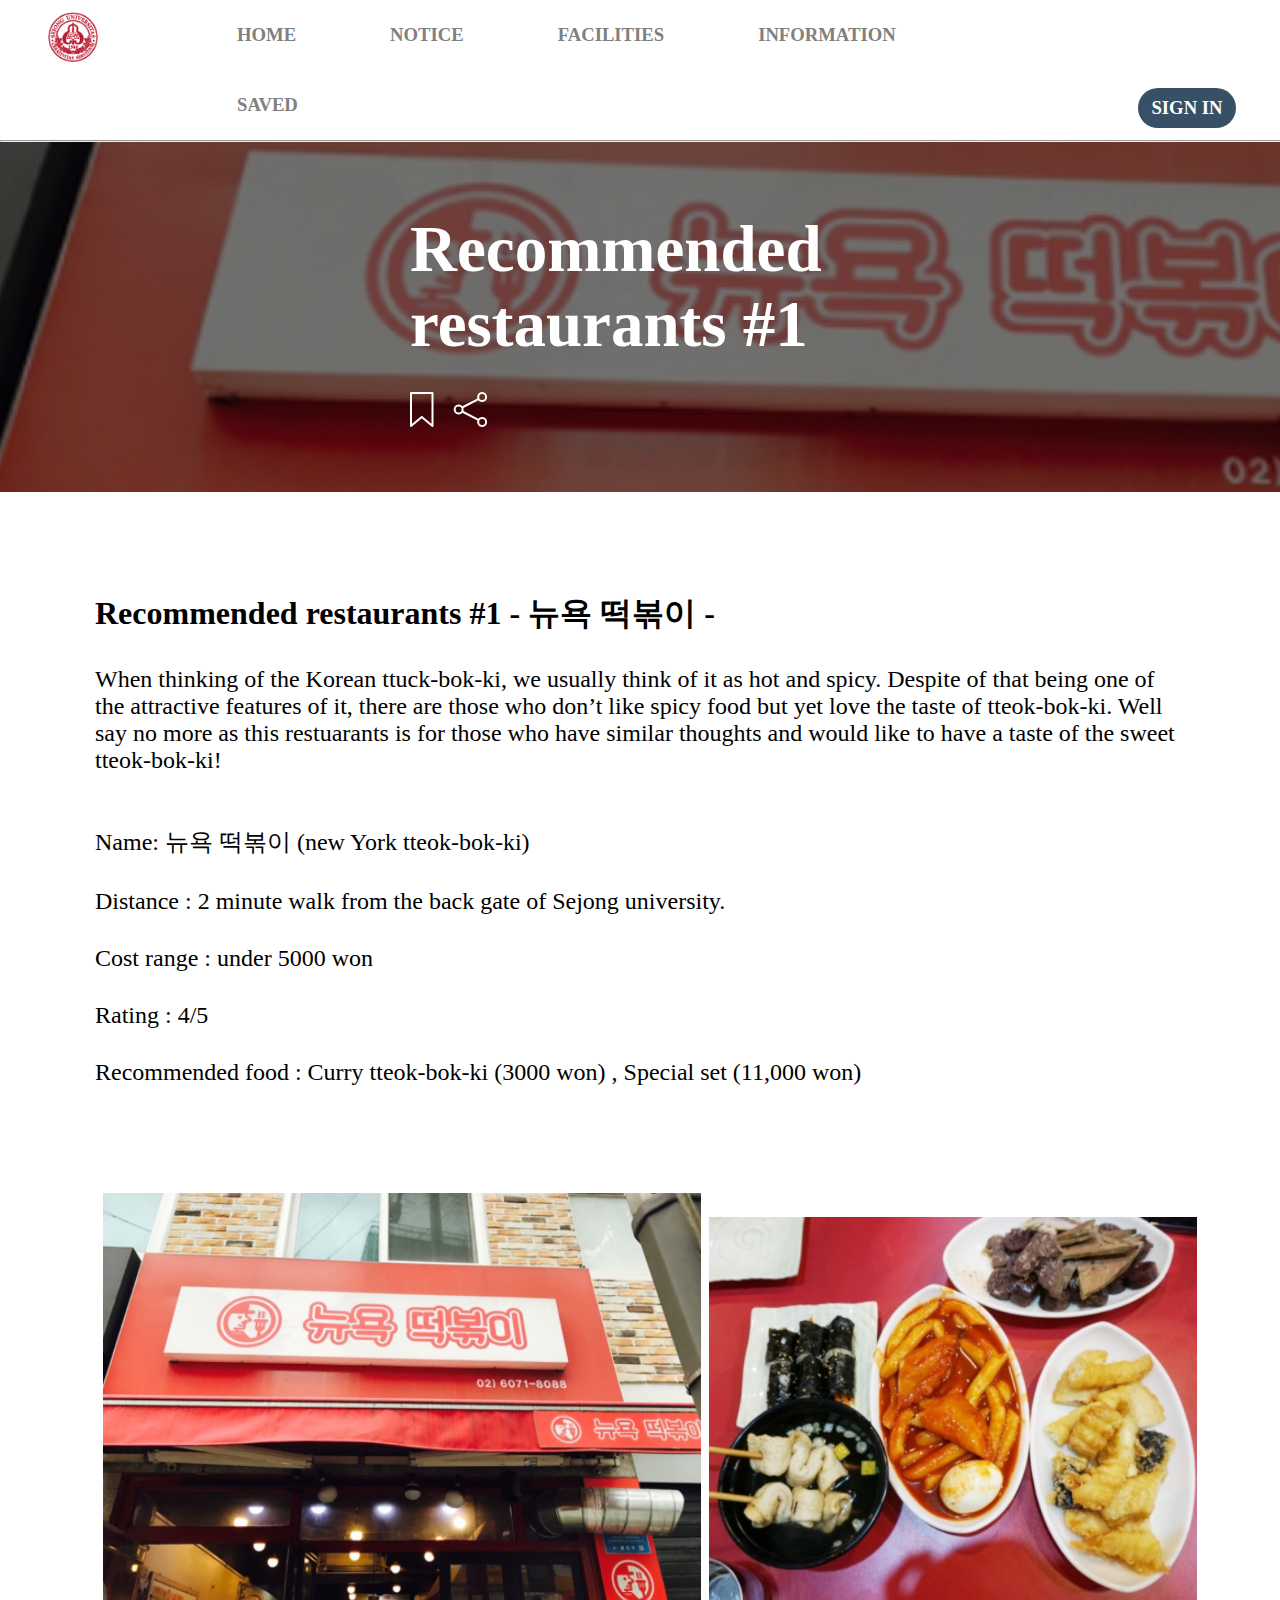
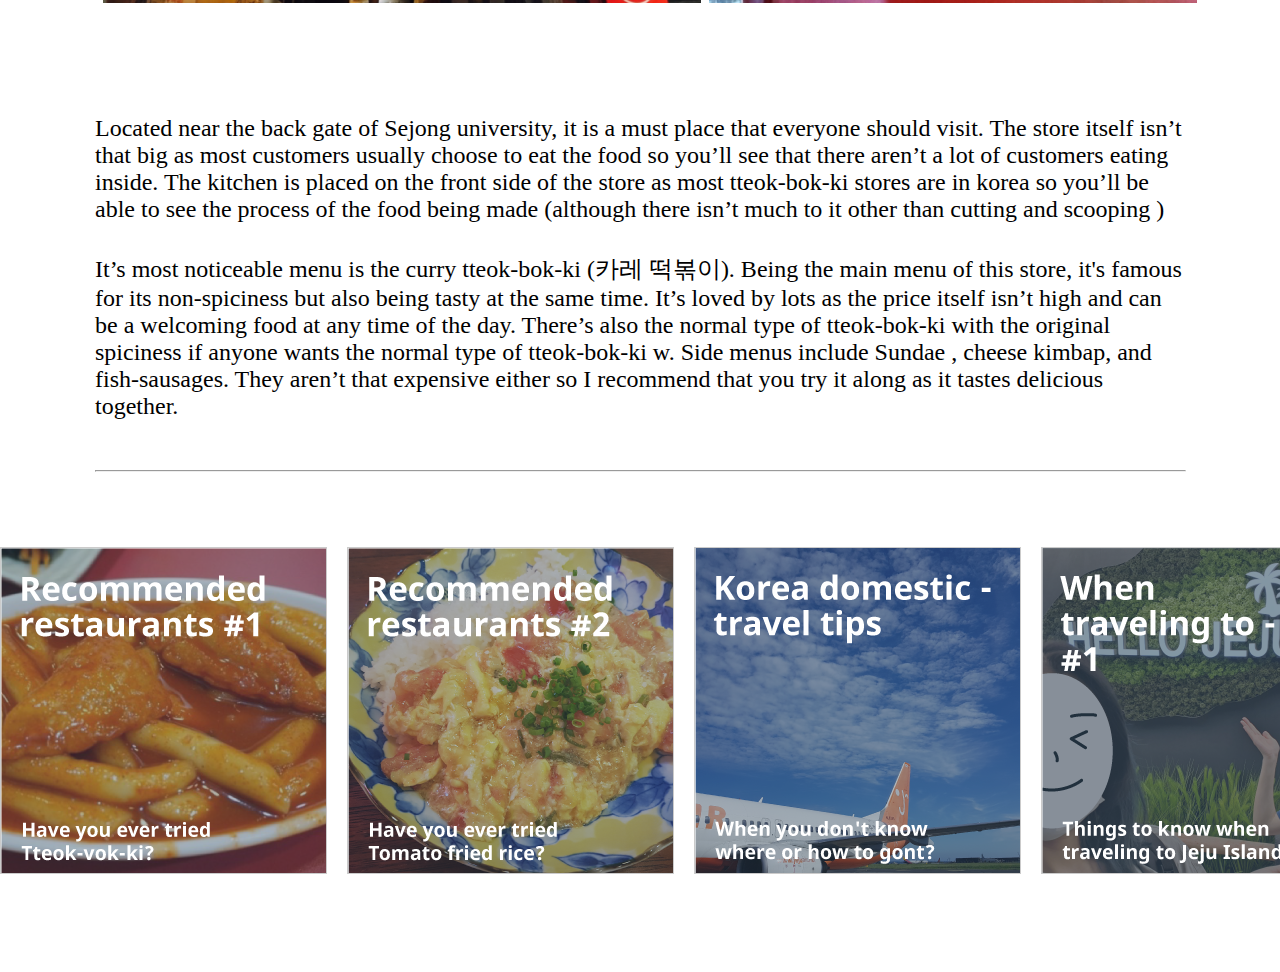
<file: informationDetail4.html>
<!DOCTYPE html>
<html lang="ko">
  <head>
    <meta charset="UTF-8" />
    <meta name="viewport" content="width=device-width, initial-scale=1.0" />
    <link href="images/logo.ico" rel="shortcut icon" type="image/x-icon" />
    <link rel="stylesheet" href="stylesheet.css" />
    <title>Sejong</title>
  </head>
  <body>
    <script type="text/javascript" src="script.js"></script>

    <header id="header">

      <div><img id="logo" src="images/logo.png" /></div>

      <div id="menu">
        <ul>
          <li class="menu_li"><a href="index.html">HOME</a></li>

          <li class="menu_li"><a href="notice.html">NOTICE</a></li>
  
          <li class="menu_li"><a href="facilities.html"> FACILITIES </a></li>
  
          <li class="menu_li"><a href="information.html">INFORMATION</a></li>
  
          <li class="menu_li">
            <a href="saved.html">SAVED</a>
  
            <ul id="nav">
              <li><a href="noticeSaved.html">NOTICE</a></li>
              <li><a href="facilitiesSaved.html">FACILITIES</a></li>
              <li><a href="informationSaved.html">INFORMATION</a></li>
            </ul>
  
          </li>
        </ul>
      </div>

      <div id="loginBt"><h3 id="b_login">SIGN IN</h3></div>
    </header>

    <hr />

    <div id="infoDetailHeader4">
      <h1>
        Recommended<br>
        restaurants #1
      </h1>
      <img src="images/icon_bs.png">
    </div>

    <div id="infoDetailArticle">
      <h3>Recommended restaurants #1  - 뉴욕 떡볶이 - </h3>
      <p>
        When thinking of the Korean ttuck-bok-ki, we usually think of it as hot and spicy. Despite of that  being one of the attractive features of it, there are those who don’t like spicy food but yet love the taste of tteok-bok-ki. Well say no more as this restuarants is for those who have similar thoughts and would like to have a taste of the sweet tteok-bok-ki!
      </p>
<br/ >
      <p>
        Name: 뉴욕 떡볶이 (new York tteok-bok-ki)
      </p>

      <p>
        Distance : 2 minute walk from the back gate of Sejong university.
      </p>

      <p>
        Cost range : under 5000 won
      </p>

      <p>
        Rating : 4/5 
      </p>

      <p>
        Recommended food : Curry tteok-bok-ki (3000 won) , Special set (11,000 won)
      </p>

      <img src="images/ttopoki.PNG">
      <p>
        Located near the back gate of Sejong university, it is a must place that everyone should visit. The store itself isn’t that big as most customers usually choose to eat the food so you’ll see that there aren’t a lot of customers eating inside. The kitchen is placed on the front side of the store as most tteok-bok-ki stores are in korea so you’ll be able to see the process of the food being made (although there isn’t much to it other than cutting and scooping )
      </p>
      <p>
        It’s most noticeable menu is the curry tteok-bok-ki (카레 떡볶이). Being the main menu of this store, it's famous for its non-spiciness but also being tasty at the same time. It’s loved by lots as the price itself isn’t high and can be a welcoming food at any time of the day. There’s also the normal type of tteok-bok-ki with the original spiciness if anyone wants the normal type of tteok-bok-ki w. Side menus include Sundae , cheese kimbap, and fish-sausages. They aren’t that expensive either so I recommend that you try it along as it tastes delicious together.
      </p>
      <hr />

    </div>
    
    <div id="infoDetailBoxBottom">
        
      <div id="infoSubBox3">
      </div>
      
      <div id="infoSubBox4">
      </div>

      <div id="infoSubBox5">
      </div>
      
      <div id="infoSubBox6">
      </div>
    </div>

  </body>
</html>
</file>
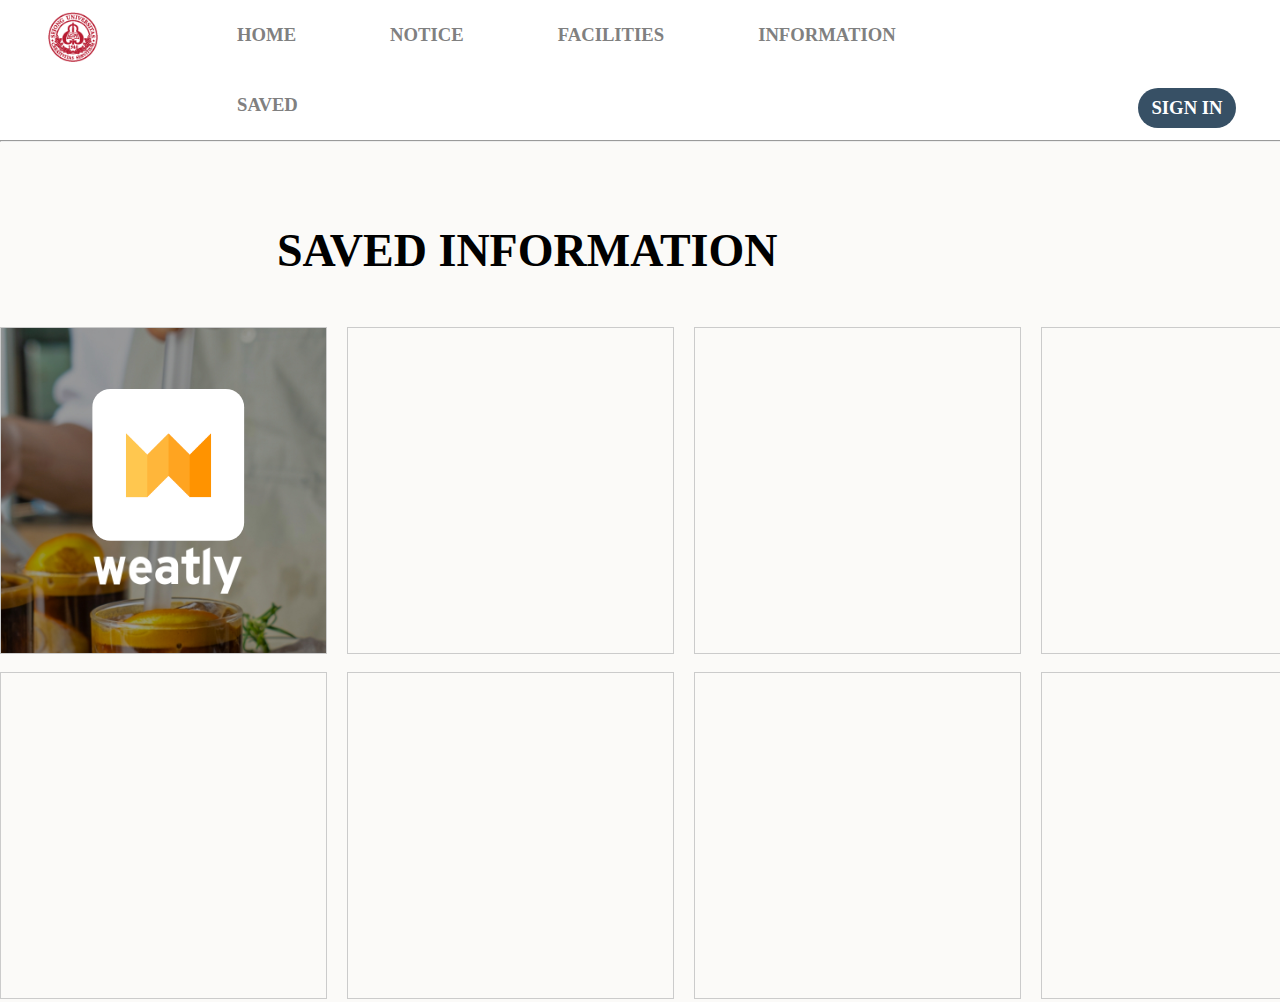
<file: informationSaved.html>
<!DOCTYPE html>
<html lang="ko">
  <head>
    <meta charset="UTF-8" />
    <meta name="viewport" content="width=device-width, initial-scale=1.0" />
    <link href="images/logo.ico" rel="shortcut icon" type="image/x-icon" />
    <link rel="stylesheet" href="stylesheet.css" />
    <title>Sejong</title>
  </head>
  <body>
    <script type="text/javascript" src="script.js"></script>

    <header id="header">

      <div><img id="logo" src="images/logo.png" /></div>

      <div id="menu">
        <ul>
          <li class="menu_li"><a href="index.html">HOME</a></li>

          <li class="menu_li"><a href="notice.html">NOTICE</a></li>
  
          <li class="menu_li"><a href="facilities.html"> FACILITIES </a></li>
  
          <li class="menu_li"><a href="information.html">INFORMATION</a></li>
  
          <li class="menu_li">
            <a href="saved.html">SAVED</a>
  
            <ul id="nav">
              <li><a href="noticeSaved.html">NOTICE</a></li>
              <li><a href="facilitiesSaved.html">FACILITIES</a></li>
              <li><a href="informationSaved.html">INFORMATION</a></li>
            </ul>
  
          </li>
        </ul>
      </div>

      <div id="loginBt"><h3 id="b_login">SIGN IN</h3></div>
    </header>

    <hr />
    <div id="savedbg">
      <div id="sInfoHeader">
        <h1>SAVED INFORMATION</h1>
      </div>

      <div id="infoBox">

        <div id="infoboxTop">

          <a href="informationDetail1.html">

            <div id="sInfoBox1">
            </div>

          </a>
          
          <div class="sInfoSubBox">
          </div>

          <div class="sInfoSubBox">
          </div>
          
          <div class="sInfoSubBox">
          </div>
  
        </div>

        <div id="infoboxBottom">
        
          <div class="sInfoSubBox">
          </div>
          
          <div class="sInfoSubBox">
          </div>
  
          <div class="sInfoSubBox">
          </div>
          
          <div class="sInfoSubBox">
          </div>

        </div>

      </div>
    </div>

  </body>
</html>
</file>
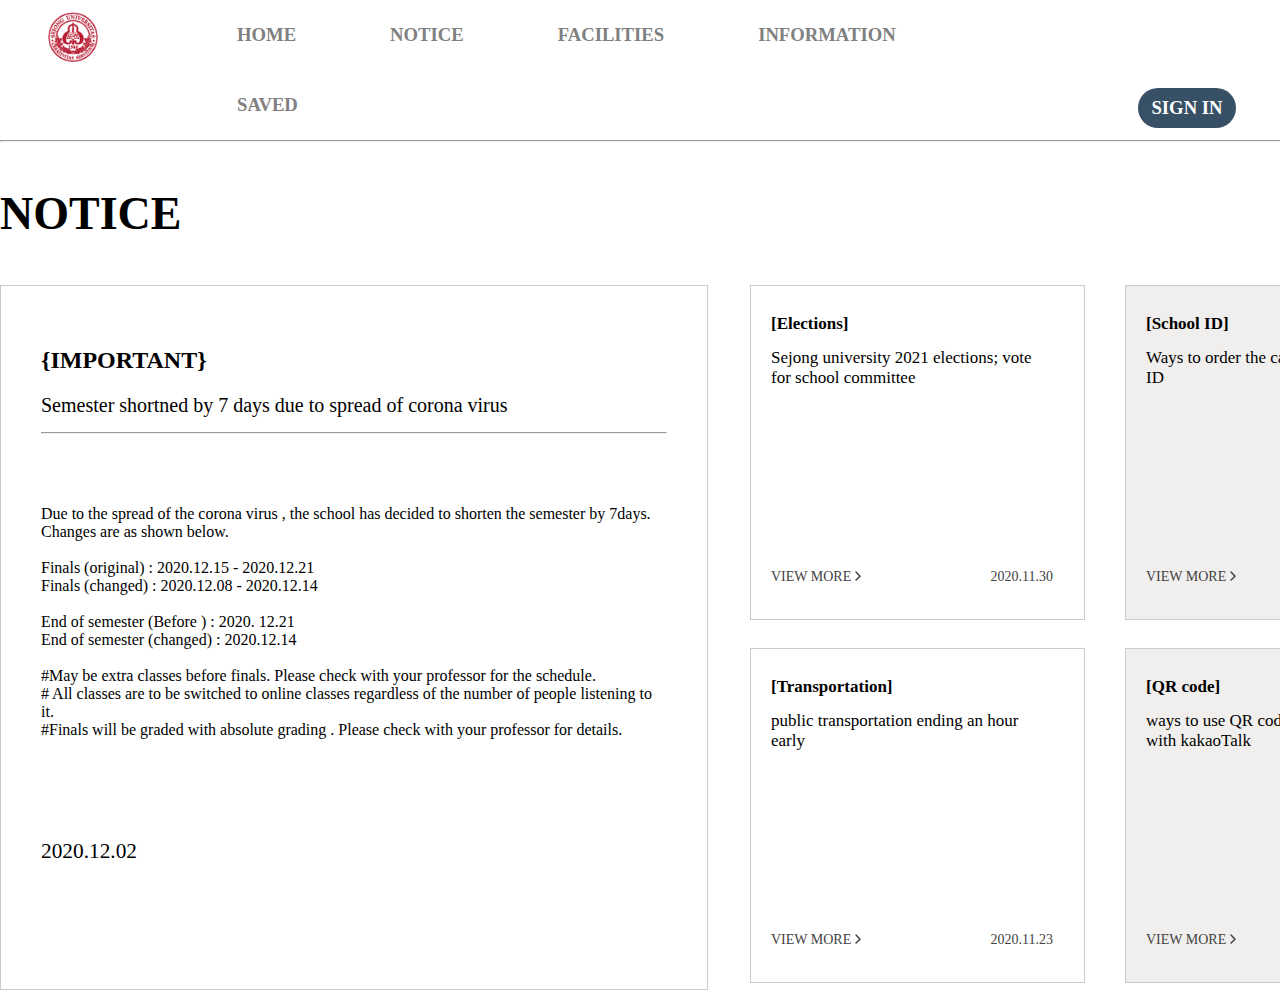
<file: notice.html>
<!DOCTYPE html>
<html lang="ko">
  <head>
    <meta charset="UTF-8" />
    <meta name="viewport" content="width=device-width, initial-scale=1.0" />
    <link href="images/logo.ico" rel="shortcut icon" type="image/x-icon" />
    <link rel="stylesheet" href="stylesheet.css" />
    <title>Sejong</title>
  </head>

  <body>
    <header id="header">

      <div><img id="logo" src="images/logo.png" /></div>

      <div id="menu">
        <ul>
          <li class="menu_li"><a href="index.html">HOME</a></li>

          <li class="menu_li"><a href="notice.html">NOTICE</a></li>
  
          <li class="menu_li"><a href="facilities.html"> FACILITIES </a></li>
  
          <li class="menu_li"><a href="information.html">INFORMATION</a></li>
  
          <li class="menu_li">
            <a href="saved.html">SAVED</a>
  
            <ul id="nav">
              <li><a href="noticeSaved.html">NOTICE</a></li>
              <li><a href="facilitiesSaved.html">FACILITIES</a></li>
              <li><a href="informationSaved.html">INFORMATION</a></li>
            </ul>
  
          </li>
        </ul>
      </div>

      <div id="loginBt"><h3 id="b_login">SIGN IN</h3></div>
    </header>

    <hr />

    <div id="noticeArticle">

      <h1 id="nPageTitle">NOTICE</h1>

      <div id="noticeMainBox">
        <div class="NMBTitle">{IMPORTANT}</div>
        <div class="NMBSubtitle">Semester shortned by 7 days due to spread of corona virus</div>
        <hr>
        <div class="NMBAriticle">
          <p>
            Due to the spread of the corona virus , the school has decided to shorten the semester by 7days. Changes are as shown below.
          </p>
          <p>
            Finals (original) : 2020.12.15 - 2020.12.21 <br/>
Finals (changed) : 2020.12.08 - 2020.12.14
          </p>
          <p>
            End of semester (Before ) : 2020. 12.21<br/>
End of semester (changed) : 2020.12.14
          </p>
          <p>
            #May be extra classes before finals. Please check with your professor for the schedule.<br/>

# All classes are to be switched to online classes regardless of the number of people listening to it.<br/>

#Finals will be graded with absolute grading . Please check with your professor for details.<br/>

          </p>
        </div>
        <div class="NMBDate">
          2020.12.02
        </div>
      </div>

      <div id="noticeArticleBox">

        <div id="articleBox1">
          <div class="NSTitle">[Elections]</div>
          <div class="NSsubtitle"> Sejong university 2021 elections; vote for school committee
          </div>
          <div class="NSvm">VIEW MORE
            <svg xmlns="http://www.w3.org/2000/svg" width="5.778" height="10.056" viewBox="0 0 5.778 10.056">
              <path id="패스_94" data-name="패스 94" d="M1087.633-534.819l3.968,4.2-3.968,3.734" transform="translate(-1086.573 535.879)" fill="none" stroke="#424242" stroke-linecap="round" stroke-linejoin="round" stroke-width="1.5"/>
            </svg>            
          </div>
          <div class="NSdate">
            2020.11.30
          </div>
        </div>

        <div id="articleBox2">
          <div class="NSTitle">[School ID]</div>
          <div class="NSsubtitle"> Ways to order the card version of Sejong ID
          </div>
          <div class="NSvm">VIEW MORE
            <svg xmlns="http://www.w3.org/2000/svg" width="5.778" height="10.056" viewBox="0 0 5.778 10.056">
              <path id="패스_94" data-name="패스 94" d="M1087.633-534.819l3.968,4.2-3.968,3.734" transform="translate(-1086.573 535.879)" fill="none" stroke="#424242" stroke-linecap="round" stroke-linejoin="round" stroke-width="1.5"/>
            </svg>            
          </div>
          <div class="NSdate">
            2020.11.25
          </div>
        </div>

        <div id="articleBox3">
          <div class="NSTitle">[Transportation]</div>
          <div class="NSsubtitle"> public transportation ending an hour early
          </div>
          <div class="NSvm">VIEW MORE
            <svg xmlns="http://www.w3.org/2000/svg" width="5.778" height="10.056" viewBox="0 0 5.778 10.056">
              <path id="패스_94" data-name="패스 94" d="M1087.633-534.819l3.968,4.2-3.968,3.734" transform="translate(-1086.573 535.879)" fill="none" stroke="#424242" stroke-linecap="round" stroke-linejoin="round" stroke-width="1.5"/>
            </svg>            
          </div>
          <div class="NSdate">
            2020.11.23
          </div>
        </div>

        <div id="articleBox4">
          <div class="NSTitle">[QR code]</div>
          <div class="NSsubtitle"> ways to use QR code system <br />
          with kakaoTalk
          </div>
          <div class="NSvm">VIEW MORE
            <svg xmlns="http://www.w3.org/2000/svg" width="5.778" height="10.056" viewBox="0 0 5.778 10.056">
              <path id="패스_94" data-name="패스 94" d="M1087.633-534.819l3.968,4.2-3.968,3.734" transform="translate(-1086.573 535.879)" fill="none" stroke="#424242" stroke-linecap="round" stroke-linejoin="round" stroke-width="1.5"/>
            </svg>            
          </div>
          <div class="NSdate">
            2020.11.16
          </div>
      </div>

    </div>


    <div id="modal_popup">
      <div id="modal_c">
        <div class="NMBTitle">{IMPORTANT}</div>
        <div class="NMBSubtitle">Semester shortned by 7 days due to spread of corona virus</div>
        <hr>
        <div class="NMBAriticle">
          <p>
            Due to the spread of the corona virus , the school has decided to shorten the semester by 7days. Changes are as shown below.
          </p>
          <p>
            Finals (original) : 2020.12.15 - 2020.12.21 <br/>
Finals (changed) : 2020.12.08 - 2020.12.14
          </p>
          <p>
            End of semester (Before ) : 2020. 12.21<br/>
End of semester (changed) : 2020.12.14
          </p>
          <p>
            #May be extra classes before finals. Please check with your professor for the schedule.<br/>

# All classes are to be switched to online classes regardless of the number of people listening to it.<br/>

#Finals will be graded with absolute grading . Please check with your professor for details.<br/>

          </p>
        </div>
        <div class="NMBDate">
          2020.12.02
        </div>
      </div>
  </div>

    <script type="text/javascript" src="script2.js"></script>

  </body>
</html>
</file>
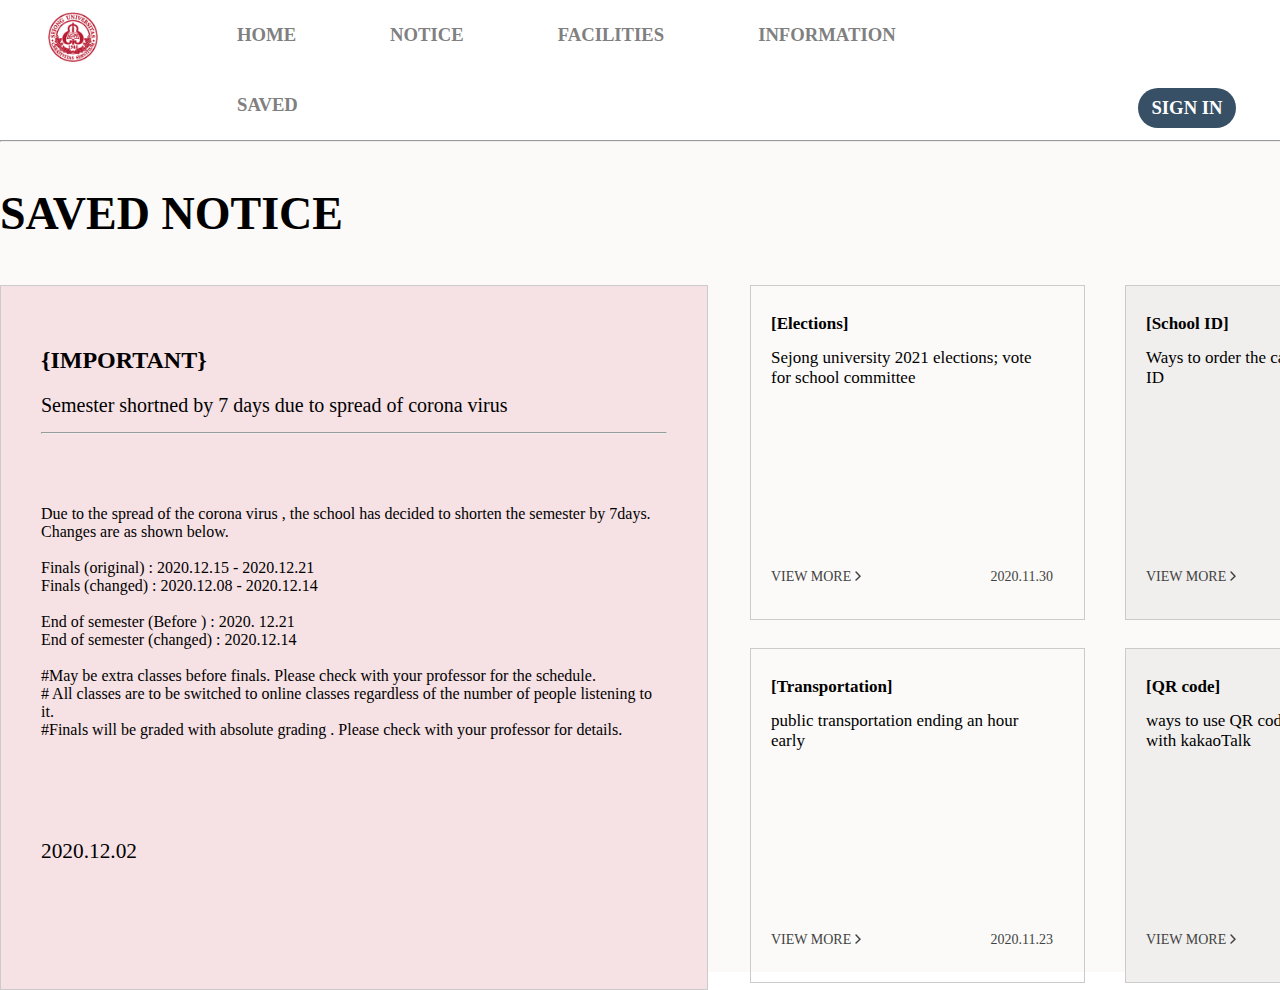
<file: noticeSaved.html>
<!DOCTYPE html>
<html lang="ko">
  <head>
    <meta charset="UTF-8" />
    <meta name="viewport" content="width=device-width, initial-scale=1.0" />
    <link href="images/logo.ico" rel="shortcut icon" type="image/x-icon" />
    <link rel="stylesheet" href="stylesheet.css" />
    <title>Sejong</title>
  </head>

  <body>
    <header id="header">

      <div><img id="logo" src="images/logo.png" /></div>

      <div id="menu">
        <ul>
          <li class="menu_li"><a href="index.html">HOME</a></li>

          <li class="menu_li"><a href="notice.html">NOTICE</a></li>
  
          <li class="menu_li"><a href="facilities.html"> FACILITIES </a></li>
  
          <li class="menu_li"><a href="information.html">INFORMATION</a></li>
  
          <li class="menu_li">
            <a href="saved.html">SAVED</a>
  
            <ul id="nav">
              <li><a href="noticeSaved.html">NOTICE</a></li>
              <li><a href="facilitiesSaved.html">FACILITIES</a></li>
              <li><a href="informationSaved.html">INFORMATION</a></li>
            </ul>
  
          </li>
        </ul>
      </div>

      <div id="loginBt"><h3 id="b_login">SIGN IN</h3></div>
    </header>

    <hr />

    <div id="savedbg">
    <div id="noticeArticle">

      <h1>SAVED NOTICE</h1>

      <div id="sNoticeMainBox">
        <div class="NMBTitle">{IMPORTANT}</div>
        <div class="NMBSubtitle">Semester shortned by 7 days due to spread of corona virus</div>
        <hr>
        <div class="NMBAriticle">
          <p>
            Due to the spread of the corona virus , the school has decided to shorten the semester by 7days. Changes are as shown below.
          </p>
          <p>
            Finals (original) : 2020.12.15 - 2020.12.21 <br/>
Finals (changed) : 2020.12.08 - 2020.12.14
          </p>
          <p>
            End of semester (Before ) : 2020. 12.21<br/>
End of semester (changed) : 2020.12.14
          </p>
          <p>
            #May be extra classes before finals. Please check with your professor for the schedule.<br/>

# All classes are to be switched to online classes regardless of the number of people listening to it.<br/>

#Finals will be graded with absolute grading . Please check with your professor for details.<br/>

          </p>
        </div>
        <div class="NMBDate">
          2020.12.02
        </div>
      </div>

      <div id="noticeArticleBox">

        <div id="articleBox1">
          <div class="NSTitle">[Elections]</div>
          <div class="NSsubtitle"> Sejong university 2021 elections; vote for school committee
          </div>
          <div class="NSvm">VIEW MORE
            <svg xmlns="http://www.w3.org/2000/svg" width="5.778" height="10.056" viewBox="0 0 5.778 10.056">
              <path id="패스_94" data-name="패스 94" d="M1087.633-534.819l3.968,4.2-3.968,3.734" transform="translate(-1086.573 535.879)" fill="none" stroke="#424242" stroke-linecap="round" stroke-linejoin="round" stroke-width="1.5"/>
            </svg>            
          </div>
          <div class="NSdate">
            2020.11.30
          </div>
        </div>

        <div id="articleBox2">
          <div class="NSTitle">[School ID]</div>
          <div class="NSsubtitle"> Ways to order the card version of Sejong ID
          </div>
          <div class="NSvm">VIEW MORE
            <svg xmlns="http://www.w3.org/2000/svg" width="5.778" height="10.056" viewBox="0 0 5.778 10.056">
              <path id="패스_94" data-name="패스 94" d="M1087.633-534.819l3.968,4.2-3.968,3.734" transform="translate(-1086.573 535.879)" fill="none" stroke="#424242" stroke-linecap="round" stroke-linejoin="round" stroke-width="1.5"/>
            </svg>            
          </div>
          <div class="NSdate">
            2020.11.25
          </div>
        </div>

        <div id="articleBox3">
          <div class="NSTitle">[Transportation]</div>
          <div class="NSsubtitle"> public transportation ending an hour early
          </div>
          <div class="NSvm">VIEW MORE
            <svg xmlns="http://www.w3.org/2000/svg" width="5.778" height="10.056" viewBox="0 0 5.778 10.056">
              <path id="패스_94" data-name="패스 94" d="M1087.633-534.819l3.968,4.2-3.968,3.734" transform="translate(-1086.573 535.879)" fill="none" stroke="#424242" stroke-linecap="round" stroke-linejoin="round" stroke-width="1.5"/>
            </svg>            
          </div>
          <div class="NSdate">
            2020.11.23
          </div>
        </div>

        <div id="articleBox4">
          <div class="NSTitle">[QR code]</div>
          <div class="NSsubtitle"> ways to use QR code system <br />
          with kakaoTalk
          </div>
          <div class="NSvm">VIEW MORE
            <svg xmlns="http://www.w3.org/2000/svg" width="5.778" height="10.056" viewBox="0 0 5.778 10.056">
              <path id="패스_94" data-name="패스 94" d="M1087.633-534.819l3.968,4.2-3.968,3.734" transform="translate(-1086.573 535.879)" fill="none" stroke="#424242" stroke-linecap="round" stroke-linejoin="round" stroke-width="1.5"/>
            </svg>            
          </div>
          <div class="NSdate">
            2020.11.16
          </div>
      </div>

    </div>


    <div id="modal_popup">
      <div id="modal_c">
        <div class="NMBTitle">{IMPORTANT}</div>
        <div class="NMBSubtitle">Semester shortned by 7 days due to spread of corona virus</div>
        <hr>
        <div class="NMBAriticle">
          <p>
            Due to the spread of the corona virus , the school has decided to shorten the semester by 7days. Changes are as shown below.
          </p>
          <p>
            Finals (original) : 2020.12.15 - 2020.12.21 <br/>
Finals (changed) : 2020.12.08 - 2020.12.14
          </p>
          <p>
            End of semester (Before ) : 2020. 12.21<br/>
End of semester (changed) : 2020.12.14
          </p>
          <p>
            #May be extra classes before finals. Please check with your professor for the schedule.<br/>

# All classes are to be switched to online classes regardless of the number of people listening to it.<br/>

#Finals will be graded with absolute grading . Please check with your professor for details.<br/>

          </p>
        </div>
        <div class="NMBDate">
          2020.12.02
        </div>
      </div>
  </div>
</div>
</div>

    <script type="text/javascript" src="script4.js"></script>

  </body>
</html>
</file>
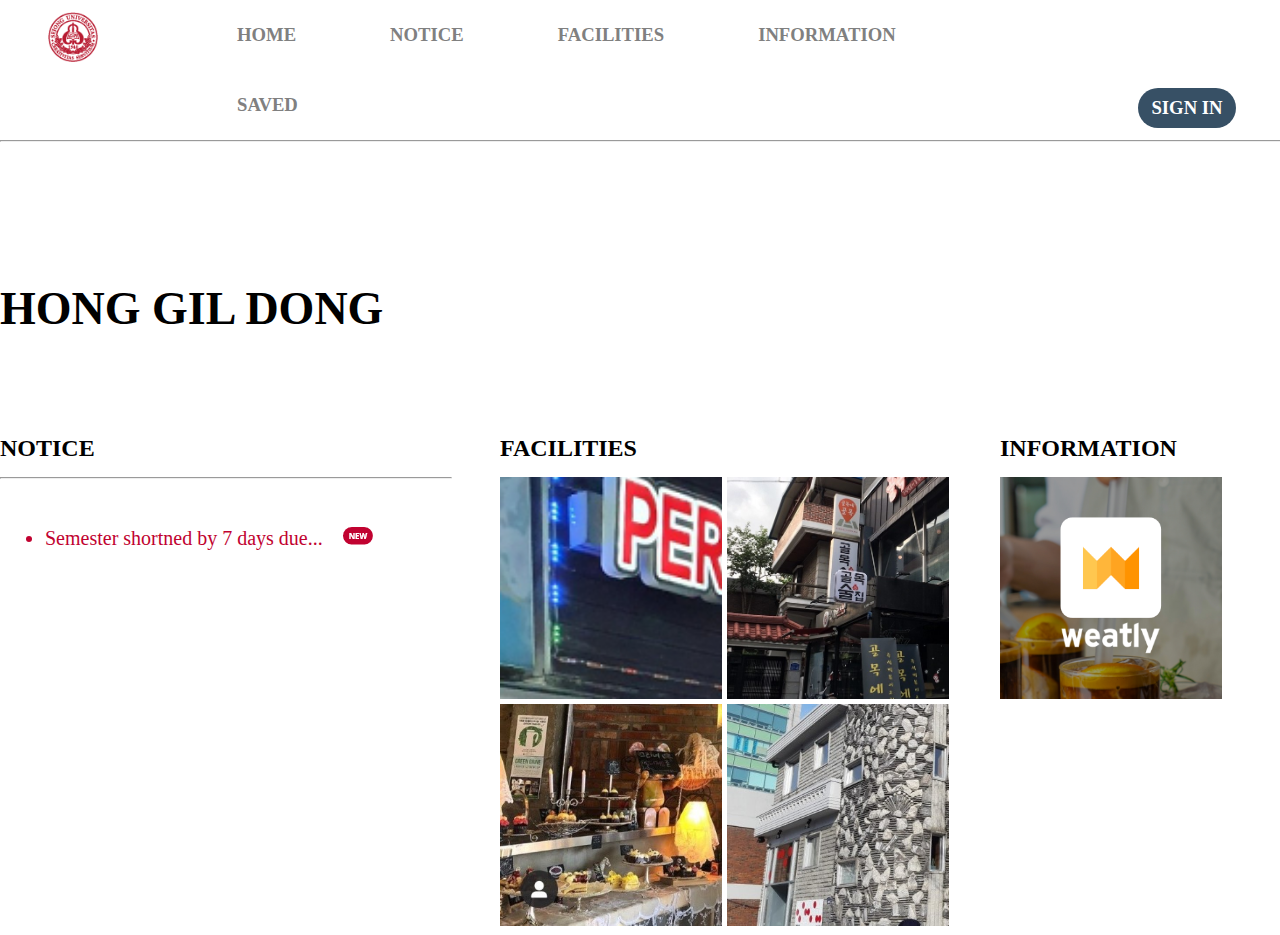
<file: saved.html>
<!DOCTYPE html>
<html lang="ko">
  <head>
    <meta charset="UTF-8" />
    <meta name="viewport" content="width=device-width, initial-scale=1.0" />
    <link href="images/logo.ico" rel="shortcut icon" type="image/x-icon" />
    <link rel="stylesheet" href="stylesheet.css" />
    <title>Sejong</title>
  </head>
  <body>
    <script type="text/javascript" src="script.js"></script>

    <header id="header">

      <div><img id="logo" src="images/logo.png" /></div>

      <div id="menu">
        <ul>
          <li class="menu_li"><a href="index.html">HOME</a></li>

          <li class="menu_li"><a href="notice.html">NOTICE</a></li>
  
          <li class="menu_li"><a href="facilities.html"> FACILITIES </a></li>
  
          <li class="menu_li"><a href="information.html">INFORMATION</a></li>
  
          <li class="menu_li">
            <a href="saved.html">SAVED</a>
  
            <ul id="nav">
              <li><a href="noticeSaved.html">NOTICE</a></li>
              <li><a href="facilitiesSaved.html">FACILITIES</a></li>
              <li><a href="informationSaved.html">INFORMATION</a></li>
            </ul>
  
          </li>
        </ul>
      </div>

      <div id="loginBt"><h3 id="b_login">SIGN IN</h3></div>
    </header>

    <hr />

    <div id="savedarticle">
      <h1>HONG GIL DONG</h1>
      <img src="images/setting.png">

      <div id="sArticle">

        <div id="sArticleBox1">
          <a href="noticeSaved.html">
            <h2>NOTICE</h2>
            <hr />
            <ul>
              <li>Semester shortned by 7 days due... <img src="images/new_s.png"> </li> 
            </ul>
          </a>
        </div>
  
        <div id="sArticleBox2">
          <a href="facilitiesSaved.html">
            <h2>FACILITIES</h2>
            <div id="sphoto5"> <img src="images/fimage00.png"> </div>
            <div id="sphoto6"> <img src="images/fimage01.jpg"> </div>
            <div id="sphoto7"> <img src="images/cimage00.jpg"> </div>
            <div id="sphoto8"> <img src="images/cimage01.jpg"> </div>
          </a>
        </div>
  
        <div id="sArticleBox3">
          <a href="informationSaved.html">
            <h2>INFORMATION</h2>
            <div id="sphoto1"> <img src="images/savedinfo.png"> </div>
          </a>
        </div>
      </div>

    </div>

  </body>


</html>
</file>
<file: stylesheet.css>
/* 초기화 */

* {
  margin: 0;
  padding: 0;
  font-family: "Noto Sans", "Noto Sans CJK";
  font-weight: bold;
  font-size: 14pt;
}

a {
  text-decoration: none;
}

/* 헤더 */

#header {
  width: 100%;
  height: 70px;
  background-color: white;
  z-index: 999;
  position: relative;
}

#header > #menu > ul,
#header > #menu > ul > li > #nav {
  list-style-type: none;
  margin: 0;
  padding: 0;
}

#header > #menu > ul > li {
  float: left;
  vertical-align: middle;
  text-align: center;
}

#logo {
  margin-top: 12px;
  float: left;
  width: 50px;
  height: 50px;
  margin-left: 48px;
}

#menu {
  width: 900px;
  margin: 0 auto;
}

.menu_li {
  padding-bottom: 24px;
  padding-top: 24px;
}

.menu_li > a,
#nav > li > a {
  display: block;
  color: #808080;
  transition: color 0.2s;
}

#nav > li > a {
  padding-right: 13px;
  padding-left: 13px;
}

#nav > li:first-child > a {
  padding-left: 1050px;
}

.menu_li > a {
  padding-right: 47px;
  padding-left: 47px;
}

.menu_li > a:hover {
  color: black;
}

#nav > li > a:hover {
  color: #c10230;
}

#nav {
  position: absolute;
  width: 99.9%;
  height: 0px;
  overflow: hidden;
  transition: height 0.2s;
  background-color: rgba(255, 255, 255, 0.7);
  left: 0px;
  top: 74px;
}

#nav > li {
  display: inline-block;
  padding-top: 12px;
}

.menu_li:hover > #nav {
  margin-top: 1px;
  height: 48px;
}

#b_login {
  margin-top: 18px;
  margin-right: 44px;
  background-color: #375065;
  color: white;
  width: 98px;
  height: 40px;
  border-radius: 20px;
  text-align: center;
  line-height: 40px;
  float: right;
}

hr {
  width: 99.9%;
  color: #cbcbcb;
}

/*홈*/

#home_main {
  float: left;
  width: 962px;
  height: 894px;
  overflow: hidden;
}

#homeMainImg {
  width: 962px;
}

#cardnews {
  float: left;
  height: 420px;
  width: 430px;
  overflow: hidden;
  margin-top: 27px;
  margin-left: 30px;
}

#homeCardnews {
  height: 430px;
}

#map_main {
  width: 890px;
  height: 400px;
  float: right;
  margin-right: 39px;
  margin-top: 25px;
}

#homeNotice {
  float: left;
  width: 355px;
  height: 353px;
  margin-top: 27px;
  margin-left: 35px;
  border: 1px solid #cbcbcb;
  padding: 36px 40px 28px 26px;
}

#homeNTilte {
  margin-bottom: 18px;
  font-size: 21px;
}

#homeNarticle {
  margin-bottom: 229px;
  font-size: 21px;
  font-weight: lighter;
}

#homeNotice > a {
  color: #424242;
  font-weight: normal;
}

#homeDate {
  color: #424242;
  font-weight: normal;
  float: right;
}

/* 공지사항 페이지 */

#modal_popup {
  display: none;
  position: fixed;
  z-index: 999999;
  left: 0;
  top: 0;
  width: 100%;
  height: 100%;
  overflow: hidden;
  background-color: rgba(111, 98, 89, 0.8);
}

#modal_c {
  background-color: #ffffff;
  margin: 8% auto;
  border: 1px solid #cbcbcb;
  width: 625px;
  height: 595px;
  padding: 61px 41px 47px 40px;
}

#noticeArticle {
  width: 1460px;
  height: 830px;
  margin: 0 auto;
}

#noticeMainBox {
  border: 1px solid #cbcbcb;
  width: 625px;
  height: 595px;
  float: left;
  padding: 61px 41px 47px 40px;
}

#noticeArticleBox {
  width: 710px;
  height: 705px;
  float: right;
}

#noticeArticle > h1 {
  font-size: 46px;
  margin-bottom: 45px;
  padding-top: 45px;
}

#articleBox1,
#articleBox2,
#articleBox3,
#articleBox4 {
  border: 1px solid #cbcbcb;
  width: 282px;
  height: 283px;
  display: inline-block;
  margin: 0;
  padding: 28px 31px 22px 20px;
}

#articleBox2,
#articleBox4 {
  float: right;
  background-color: #f0efee;
}

#articleBox3,
#articleBox4 {
  margin-top: 28px;
}

.NMBTitle {
  font-size: 24px;
  margin-bottom: 20px;
}

.NMBSubtitle {
  font-size: 20px;
  font-weight: normal;
  margin-bottom: 15px;
}

.NMBAriticle {
  margin-top: 71px;
  margin-bottom: 100px;
}

.NMBAriticle > p {
  font-size: 16px;
  font-weight: normal;
  margin-bottom: 18px;
}

.NMBDate {
  font-size: 16pt;
  font-weight: lighter;
}

.NSTitle {
  margin-bottom: 14px;
  font-size: 17px;
}

.NSsubtitle {
  margin-bottom: 181px;
  font-size: 17px;
  font-weight: lighter;
}

.NSvm {
  color: #424242;
  font-weight: normal;
  font-size: 14px;
  float: left;
}

.NSdate {
  color: #424242;
  font-weight: normal;
  float: right;
  font-size: 14px;
}

/* 지도 및 박스 */

#map {
  width: 99.9%;
  height: 893px;
}

.wrap {
  position: absolute;
  left: 0;
  bottom: 40px;
  width: 364px;
  height: 546px;
  margin-left: -182px;
  text-align: left;
  overflow: hidden;
  font-size: 12px;
  line-height: 1.5;
}
.wrap * {
  padding: 0;
  margin: 0;
}
.wrap .info {
  width: 364px;
  height: 534px;
  border-radius: 10px;
  overflow: hidden;
  background: #fff;
  box-shadow: 0px 1px 2px #888;
}

.title {
  margin-bottom: -20px;
}

.title > h1 {
  font-size: 24px;
  margin-top: 18px;
  margin-left: 18px;
}

.info .title {
  height: 62px;
}

.title .close {
  position: absolute;
  top: 27.8px;
  right: 18.8px;
  color: #888;
  width: 90px;
  height: 20px;
  background: url("images/finfoboxmenu.png");
}
.title .close:hover {
  cursor: pointer;
}

.info .body {
  position: relative;
  overflow: hidden;
  height: 470px;
}

.info:after {
  content: "";
  position: absolute;
  margin-left: -12px;
  left: 50%;
  bottom: 0;
  width: 22px;
  height: 12px;
  background: url("https://t1.daumcdn.net/localimg/localimages/07/mapapidoc/vertex_white.png");
}

/* 지도 좌상단 메뉴 */

#mapwrap {
  position: relative;
  overflow: hidden;
}
.category,
.category * {
  margin: 0;
  padding: 0;
  color: #000;
}
.category {
  position: absolute;
  overflow: hidden;
  top: 10px;
  left: 10px;
  width: 212px;
  height: 80px;
  z-index: 10;
  border-radius: 5px;
  text-align: center;
  background-color: #fff;
  box-shadow: 0px 1px 2px #888;
}

.category > ul > li {
  font-size: 8px;
}

.category .menu_selected {
  background: #ff0046;
  color: #fff;
  border-left: 1px solid #915b2f;
  border-right: 1px solid #915b2f;
  margin: 0 -1px;
}

.category li {
  list-style: none;
  float: left;
  width: 53px;
  height: 80px;
  padding-top: 5px;
  cursor: pointer;
}

.category .ico_comm {
  display: block;
  margin: 0 auto 2px;
  width: 22px;
  height: 26px;
  background: url("https://t1.daumcdn.net/localimg/localimages/07/mapapidoc/category.png")
    no-repeat;
}

.category .ico_coffee {
  background-position: -10px 0;
}

.category .ico_store {
  background-position: -10px -36px;
}

.category .ico_carpark {
  background-position: -10px -72px;
}

#all_on,
#all_off {
  margin: 0 auto;
  padding: 0 auto;
}

.on {
  display: block;
}

.off {
  display: none;
}

/* 지도 정보 관련 */

.imginfo00 {
  position: absolute;
  width: 365px;
  height: 115px;
  overflow: hidden;
  background-image: url(images/fimage00.png);
  margin-bottom: 20px;
}

.datainfo00 {
  position: absolute;
  overflow: hidden;
  margin-top: 135px;
  width: 364px;
  height: 322px;
  background-image: url(images/finfo00.png);
}

.imginfo01 {
  position: absolute;
  width: 365px;
  height: 115px;
  overflow: hidden;
  background-image: url(images/fimage01.jpg);
  background-size: 100%;
  margin-bottom: 20px;
}

.datainfo01 {
  position: absolute;
  overflow: hidden;
  margin-top: 135px;
  width: 364px;
  height: 322px;
  background-image: url(images/finfo01.png);
}

.imginfo02 {
  position: absolute;
  width: 365px;
  height: 115px;
  overflow: hidden;
  background-image: url(images/fimage02.jpg);
  background-size: 100%;
  margin-bottom: 20px;
}

.datainfo02 {
  position: absolute;
  overflow: hidden;
  margin-top: 135px;
  width: 364px;
  height: 322px;
  background-image: url(images/finfo02.png);
}

.imginfo03 {
  position: absolute;
  width: 365px;
  height: 115px;
  overflow: hidden;
  background-image: url(images/fimage03.jpg);
  background-size: 100%;
  margin-bottom: 20px;
}

.datainfo03 {
  position: absolute;
  overflow: hidden;
  margin-top: 135px;
  width: 364px;
  height: 322px;
  background-image: url(images/finfo03.png);
}

.imginfo04 {
  position: absolute;
  width: 365px;
  height: 115px;
  overflow: hidden;
  background-image: url(images/fimage04.jpg);
  background-size: 100%;
  margin-bottom: 20px;
}

.datainfo04 {
  position: absolute;
  overflow: hidden;
  margin-top: 135px;
  width: 364px;
  height: 322px;
  background-image: url(images/finfo04.png);
}

.imginfo05 {
  position: absolute;
  width: 365px;
  height: 115px;
  overflow: hidden;
  background-image: url(images/fimage05.jpg);
  background-size: 100%;
  margin-bottom: 20px;
}

.datainfo05 {
  position: absolute;
  overflow: hidden;
  margin-top: 135px;
  width: 364px;
  height: 322px;
  background-image: url(images/finfo05.png);
}

.imginfo06 {
  position: absolute;
  width: 365px;
  height: 115px;
  overflow: hidden;
  background-image: url(images/fimage06.jpg);
  background-size: 100%;
  margin-bottom: 20px;
}

.datainfo06 {
  position: absolute;
  overflow: hidden;
  margin-top: 135px;
  width: 364px;
  height: 322px;
  background-image: url(images/finfo06.png);
}

.imginfo07 {
  position: absolute;
  width: 365px;
  height: 115px;
  overflow: hidden;
  background-image: url(images/cimage00.jpg);
  background-size: 100%;
  margin-bottom: 20px;
}

.datainfo07 {
  position: absolute;
  overflow: hidden;
  margin-top: 135px;
  width: 364px;
  height: 322px;
  background-image: url(images/cinfo00.png);
}

.imginfo08 {
  position: absolute;
  width: 365px;
  height: 115px;
  overflow: hidden;
  background-image: url(images/cimage01.jpg);
  background-size: 100%;
  margin-bottom: 20px;
}

.datainfo08 {
  position: absolute;
  overflow: hidden;
  margin-top: 135px;
  width: 364px;
  height: 322px;
  background-image: url(images/cinfo01.png);
}

.imginfo09 {
  position: absolute;
  width: 365px;
  height: 115px;
  overflow: hidden;
  background-image: url(images/cimage02.jpg);
  background-size: 100%;
  margin-bottom: 20px;
}

.datainfo09 {
  position: absolute;
  overflow: hidden;
  margin-top: 135px;
  width: 364px;
  height: 322px;
  background-image: url(images/cinfo02.png);
}

.imginfo10 {
  position: absolute;
  width: 365px;
  height: 115px;
  overflow: hidden;
  background-image: url(images/cimage03.jpg);
  background-size: 100%;
  margin-bottom: 20px;
}

.datainfo10 {
  position: absolute;
  overflow: hidden;
  margin-top: 135px;
  width: 364px;
  height: 322px;
  background-image: url(images/cinfo03.png);
}
.imginfo11 {
  position: absolute;
  width: 365px;
  height: 115px;
  overflow: hidden;
  background-image: url(images/cimage04.jpg);
  background-size: 100%;
  margin-bottom: 20px;
}

.datainfo11 {
  position: absolute;
  overflow: hidden;
  margin-top: 135px;
  width: 364px;
  height: 322px;
  background-image: url(images/cinfo04.png);
}

.imginfo12 {
  position: absolute;
  width: 365px;
  height: 115px;
  overflow: hidden;
  background-image: url(images/cimage05.jpg);
  background-size: 100%;
  margin-bottom: 20px;
}

.datainfo12 {
  position: absolute;
  overflow: hidden;
  margin-top: 135px;
  width: 364px;
  height: 322px;
  background-image: url(images/cinfo05.png);
}

.imginfo13 {
  position: absolute;
  width: 365px;
  height: 115px;
  overflow: hidden;
  background-image: url(images/etcimage00.jpg);
  background-size: 100%;
  margin-bottom: 20px;
}

.datainfo13 {
  position: absolute;
  overflow: hidden;
  margin-top: 135px;
  width: 364px;
  height: 322px;
  background-image: url(images/etcinfo00.png);
}

.imginfo14 {
  position: absolute;
  width: 365px;
  height: 115px;
  overflow: hidden;
  background-image: url(images/etcimage01.jpg);
  background-size: 100%;
  margin-bottom: 20px;
}

.datainfo14 {
  position: absolute;
  overflow: hidden;
  margin-top: 135px;
  width: 364px;
  height: 322px;
  background-image: url(images/etcinfo01.png);
}

/* 인포메이션 페이지 */

#infoHeader {
  background-image: url(images/info_mainbg.png);
  height: 150px;
  width: 99.99%;
  margin-top: 0px;
}

#infoHeader > h1 {
  font-size: 46px;
  color: #ffffff;
  padding-top: 82px;
  margin-left: 277px;
}

#infoBox {
  margin: 0 auto;
  width: 1369px;
  height: 675px;
  overflow: hidden;
  margin-top: 35px;
}

#infoboxTop {
  height: 325px;
}

#infoboxTop > a {
  color: #000000;
}

#infoboxBottom {
  height: 325px;
  margin-top: 20px;
}

#infoMainBox {
  width: 673px;
  height: 325px;
  border: 1px solid #cbcbcb;
  float: left;
  margin-right: 20px;
  overflow: hidden;
}

#infoSubBox1,
#infoSubBox2,
#infoSubBox3,
#infoSubBox4,
#infoSubBox5,
#infoSubBox6 {
  width: 325px;
  height: 325px;
  border: 1px solid #cbcbcb;
  float: left;
  overflow: hidden;
}

#infoSubBox1,
#infoSubBox3,
#infoSubBox4,
#infoSubBox5 {
  margin-right: 20px;
}

#infoSubBox1 {
  background-image: url(images/info_image_6.png);
}

#infoSubBox2 {
  background-image: url(images/info_image_7.png);
}

#infoSubBox3 {
  background-image: url(images/info_image_2.png);
}

#infoSubBox4 {
  background-image: url(images/info_image_3.png);
}

#infoSubBox5 {
  background-image: url(images/info_image_4.png);
}

#infoSubBox6 {
  background-image: url(images/info_image_5.png);
}

#infoMainBox > h1 {
  font-size: 30px;
  margin-top: 15px;
  margin-left: 15px;
  float: left;
}

#infoMainBox > h3 {
  font-size: 16px;
  margin-top: 100px;
  margin-left: 15px;
  float: left;
  font-weight: normal;
}

#imbPhoto > img {
  float: right;
  height: 325px;
}

/* 인포메이션 디테일페이지 */

#infoDetailHeader {
  background-image: url(images/info_h02.png);
  height: 350px;
  width: 99.99%;
  margin-top: 0px;
}

#infoDetailHeader2 {
  background-image: url(images/info_h01.png);
  height: 350px;
  width: 99.99%;
  margin-top: 0px;
}

#infoDetailHeader3 {
  background-image: url(images/info_h03.png);
  height: 350px;
  width: 99.99%;
  margin-top: 0px;
}

#infoDetailHeader4 {
  background-image: url(images/info_h04.png);
  height: 350px;
  width: 99.99%;
  margin-top: 0px;
}

#infoDetailHeader > h1,
#infoDetailHeader2 > h1,
#infoDetailHeader3 > h1,
#infoDetailHeader4 > h1 {
  font-size: 65px;
  color: #ffffff;
  padding-top: 70px;
  margin-left: 410px;
}

#infoDetailHeader > img,
#infoDetailHeader2 > img,
#infoDetailHeader3 > img,
#infoDetailHeader4 > img {
  margin-top: 30px;
  margin-left: 410px;
}

#infoDetailArticle {
  width: 1090px;
  margin: 0 auto;
  margin-top: 100px;
}

#infoDetailArticle > h3 {
  font-size: 32px;
  margin-bottom: 30px;
}

#infoDetailArticle > p {
  font-size: 24px;
  margin-bottom: 30px;
  font-weight: normal;
}

#infoDetailArticle > img {
  margin-top: 70px;
  margin-bottom: 100px;
}

#infoDetailArticle > hr {
  margin-top: 50px;
}

#infoDetailBoxBottom {
  width: 1465px;
  height: 325px;
  margin: 0 auto;
  margin-top: 75px;
  margin-bottom: 100px;
}

/* 세이브드관련 */

#savedbg {
  background-color: #fbfaf8;
  margin-top: 0px;
}

#sInfoHeader {
  height: 150px;
  width: 99.99%;
  margin-top: 0px;
}

#sInfoHeader > h1 {
  font-size: 46px;
  color: black;
  padding-top: 82px;
  margin-left: 277px;
}

#sInfoBox1,
.sInfoSubBox {
  width: 325px;
  height: 325px;
  border: 1px solid #cbcbcb;
  float: left;
  overflow: hidden;
  margin-right: 20px;
}

.sInfoSubBox:nth-child(4) {
  margin-right: 0;
}

#sInfoBox1 {
  background-image: url(images/savedinfo.png);
}

#sNoticeMainBox {
  border: 1px solid #cbcbcb;
  background-color: #f6e1e4;
  width: 625px;
  height: 595px;
  float: left;
  padding: 61px 41px 47px 40px;
}

/* 세이브드 메인페이지 */

#savedarticle {
  width: 1460px;
  margin: 0 auto;
}

#savedarticle > h1 {
  font-size: 46px;
  padding-top: 140px;
  margin-bottom: 100px;
  display: inline-block;
}

#savedarticle > img {
  float: right;
  padding-top: 180px;
}

#sArticle {
  width: 1460px;
  margin: 0 auto;
}

#sArticleBox1,
#sArticleBox2,
#sArticleBox3 {
  width: 450px;
  height: 500px;
  float: left;
}

#sArticleBox1,
#sArticleBox2 {
  margin-right: 50px;
}

#sArticleBox1 > a,
#sArticleBox2 > a,
#sArticleBox3 > a {
  color: black;
}

#sArticleBox1 > a > h2,
#sArticleBox2 > a > h2,
#sArticleBox3 > a > h2 {
  font-size: 24px;
  margin-bottom: 15px;
}

#sArticleBox1 > a > ul > li {
  margin-left: 45px;
  font-weight: normal;
  font-size: 20px;
  margin-top: 48px;
  color: #c10230;
}

#sArticleBox1 > a > ul > li:first-child > img {
  margin-left: 15px;
}

#sArticleBox2 > a > div,
#sArticleBox3 > a > div {
  width: 222px;
  height: 222px;
  margin: 0;
  padding: 0;
  display: inline-block;
  overflow: hidden;
}

#sArticleBox2 > a > div > img,
#sArticleBox3 > a > div > img {
  height: 222px;
  margin: 0 auto;
}
</file>
